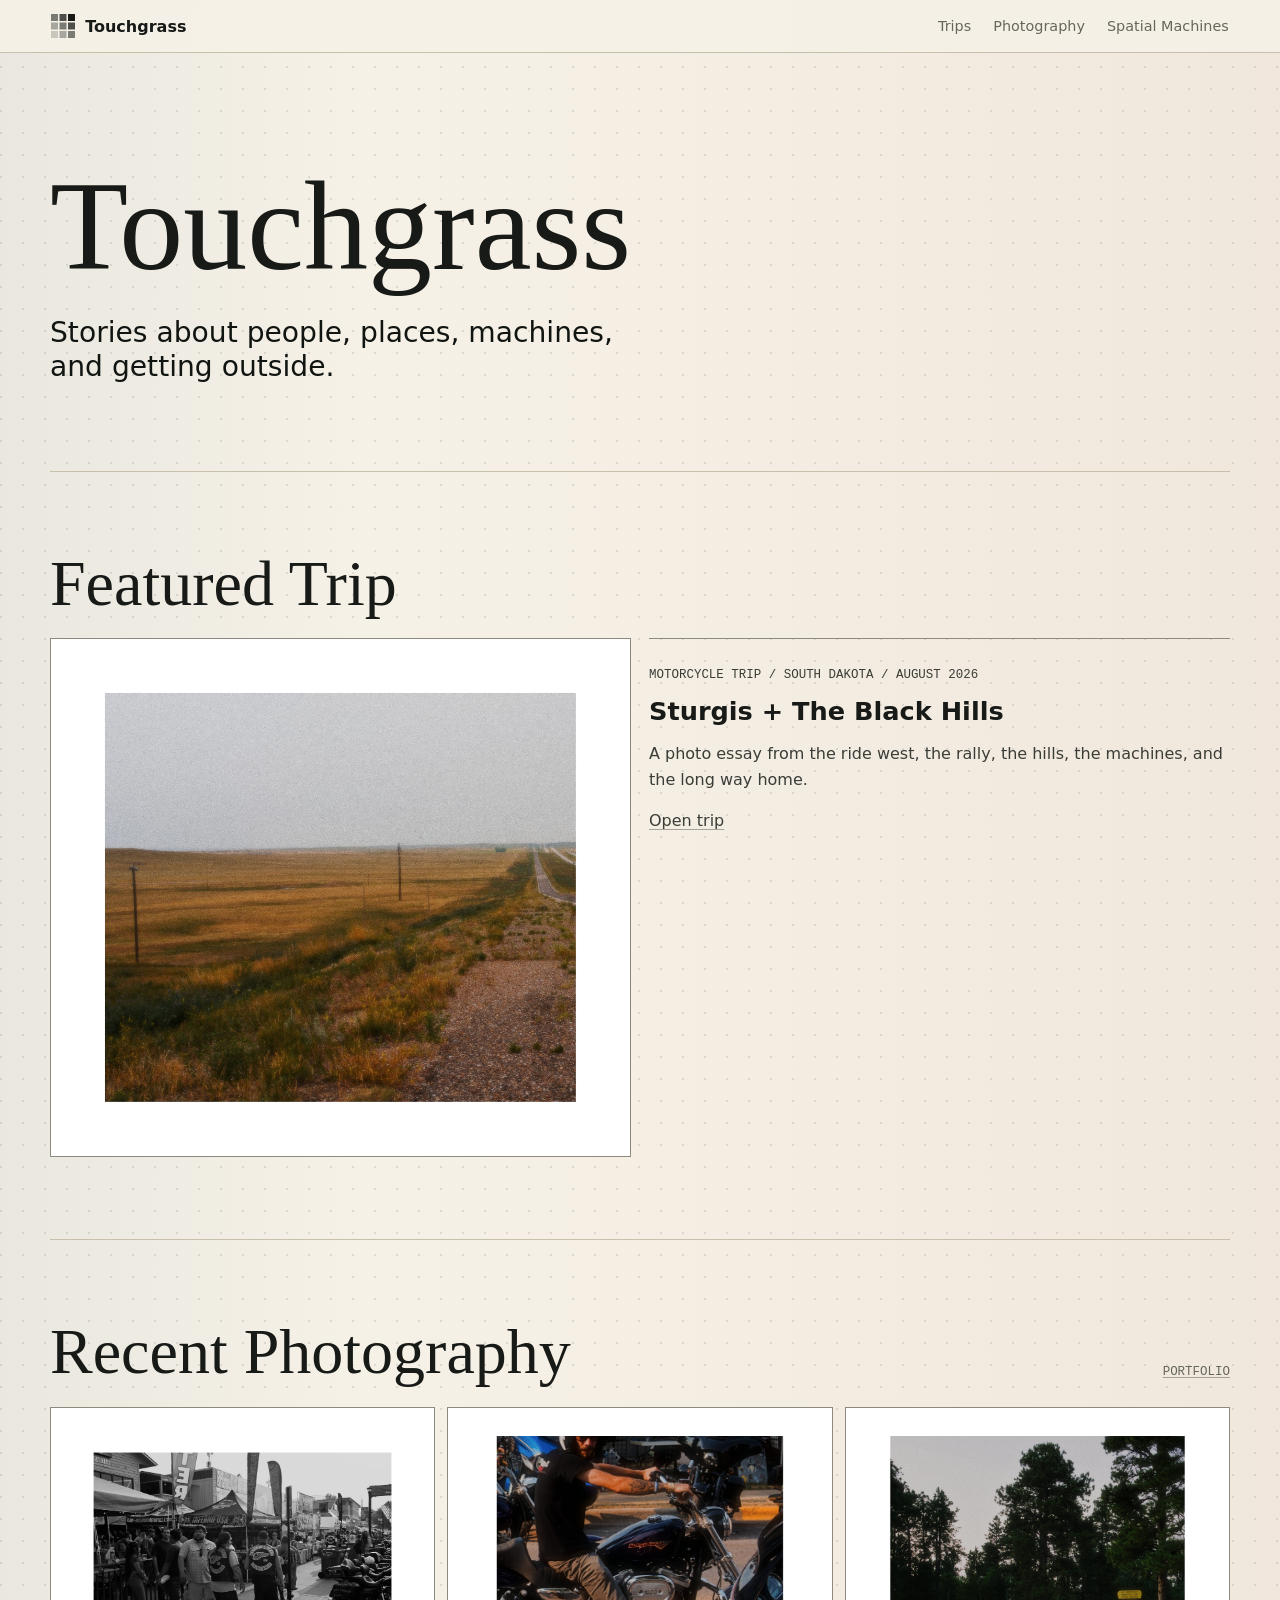
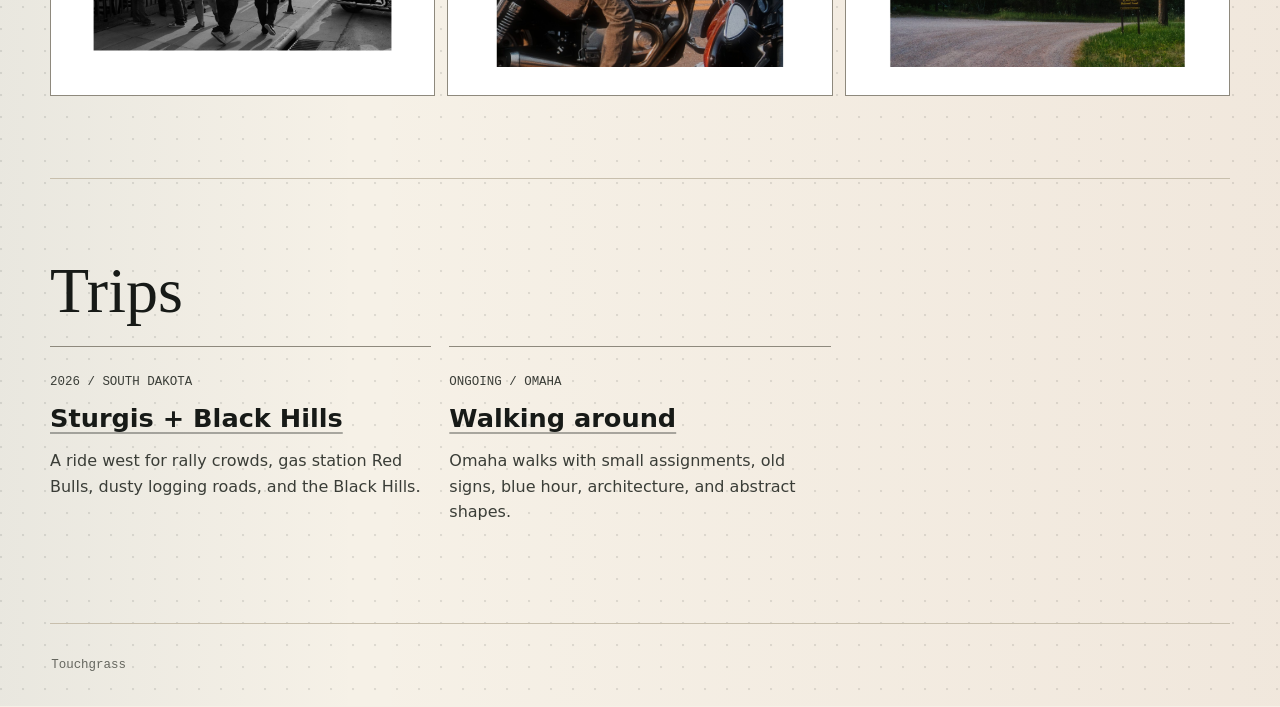
<file: index.html>
<!doctype html>
<html lang="en">
<head>
  <meta charset="utf-8">
  <meta name="viewport" content="width=device-width, initial-scale=1">
  <title>Touchgrass | Photography, trips, and field notes</title>
  <meta name="description" content="Touchgrass is a photo-led field notebook for motorcycle trips, Omaha walks, maps, and projects from Chris Messerich.">
  <meta property="og:title" content="Touchgrass">
  <meta property="og:description" content="Photography, trips, maps, and field notes from Chris Messerich.">
  <meta property="og:type" content="website">
  <meta property="og:url" content="https://touchgrass.design/">
  <link rel="canonical" href="https://touchgrass.design/">
  <link rel="icon" type="image/svg+xml" href="/favicon.svg">
  <link rel="stylesheet" href="/assets/site.css">
</head>
<body>
  <header class="site-header">
    <a class="brand" href="/" aria-label="Touchgrass home">
      <svg viewBox="0 0 24 24" aria-hidden="true"><rect width="7" height="7" fill="currentColor" opacity=".55"/><rect x="8.5" width="7" height="7" fill="currentColor" opacity=".75"/><rect x="17" width="7" height="7" fill="currentColor"/><rect y="8.5" width="7" height="7" fill="currentColor" opacity=".35"/><rect x="8.5" y="8.5" width="7" height="7" fill="currentColor" opacity=".55"/><rect x="17" y="8.5" width="7" height="7" fill="currentColor" opacity=".75"/><rect y="17" width="7" height="7" fill="currentColor" opacity=".2"/><rect x="8.5" y="17" width="7" height="7" fill="currentColor" opacity=".35"/><rect x="17" y="17" width="7" height="7" fill="currentColor" opacity=".55"/></svg>
      Touchgrass
    </a>
    <nav class="nav" aria-label="Primary navigation">
      <a href="/trips/">Trips</a>
      <a href="/photography/">Photography</a>
      <a href="/spatial-machines/">Spatial Machines</a>
    </nav>
  </header>

  <main class="page">
    <section class="hero home-hero">
      <div>
        <h1 class="home-title">Touchgrass</h1>
        <p class="dek">Stories about people, places, machines, and getting outside.</p>
      </div>
    </section>

    <section class="section">
      <div class="section-head">
        <h2>Featured Trip</h2>
      </div>
      <article class="grid two">
        <div class="photo-placeholder has-image"><img class="photo-img" src="/photos/sturgis-2026/web/DSC01054.jpg" width="2000" height="1761" alt="A long gravel road cutting through open prairie under a quiet sky."></div>
        <div class="card">
          <p class="meta">Motorcycle trip / South Dakota / August 2026</p>
          <h3>Sturgis + The Black Hills</h3>
          <p>A photo essay from the ride west, the rally, the hills, the machines, and the long way home.</p>
          <p><a href="/trips/sturgis-2026/">Open trip</a></p>
        </div>
      </article>
    </section>

    <section class="section">
      <div class="section-head">
        <h2>Recent Photography</h2>
        <a class="meta" href="/photography/">Portfolio</a>
      </div>
      <div class="photo-strip">
        <div class="photo-placeholder has-image"><img class="photo-img" src="/photos/sturgis-2026/web/DSC01028.jpg" width="2000" height="1398" alt="Crowds and motorcycles along a Sturgis street in black and white."></div>
        <div class="photo-placeholder has-image"><img class="photo-img" src="/photos/sturgis-2026/web/DSC00973.jpg" width="1562" height="2000" alt="A rider sitting on a motorcycle in busy rally traffic."></div>
        <div class="photo-placeholder has-image"><img class="photo-img" src="/photos/sturgis-2026/web/DSC00747.jpg" width="2000" height="1642" alt="A gravel road bending into trees beside a small yellow sign."></div>
      </div>
    </section>

    <section class="section">
      <div class="section-head">
        <h2>Trips</h2>
      </div>
      <div class="grid">
        <article class="card"><p class="meta">2026 / South Dakota</p><h3><a href="/trips/sturgis-2026/">Sturgis + Black Hills</a></h3><p>A ride west for rally crowds, gas station Red Bulls, dusty logging roads, and the Black Hills.</p></article>
        <article class="card"><p class="meta">Ongoing / Omaha</p><h3><a href="/trips/walking-around/">Walking around</a></h3><p>Omaha walks with small assignments, old signs, blue hour, architecture, and abstract shapes.</p></article>
      </div>
    </section>
  </main>

  <footer class="site-footer">Touchgrass</footer>
</body>
</html>
</file>
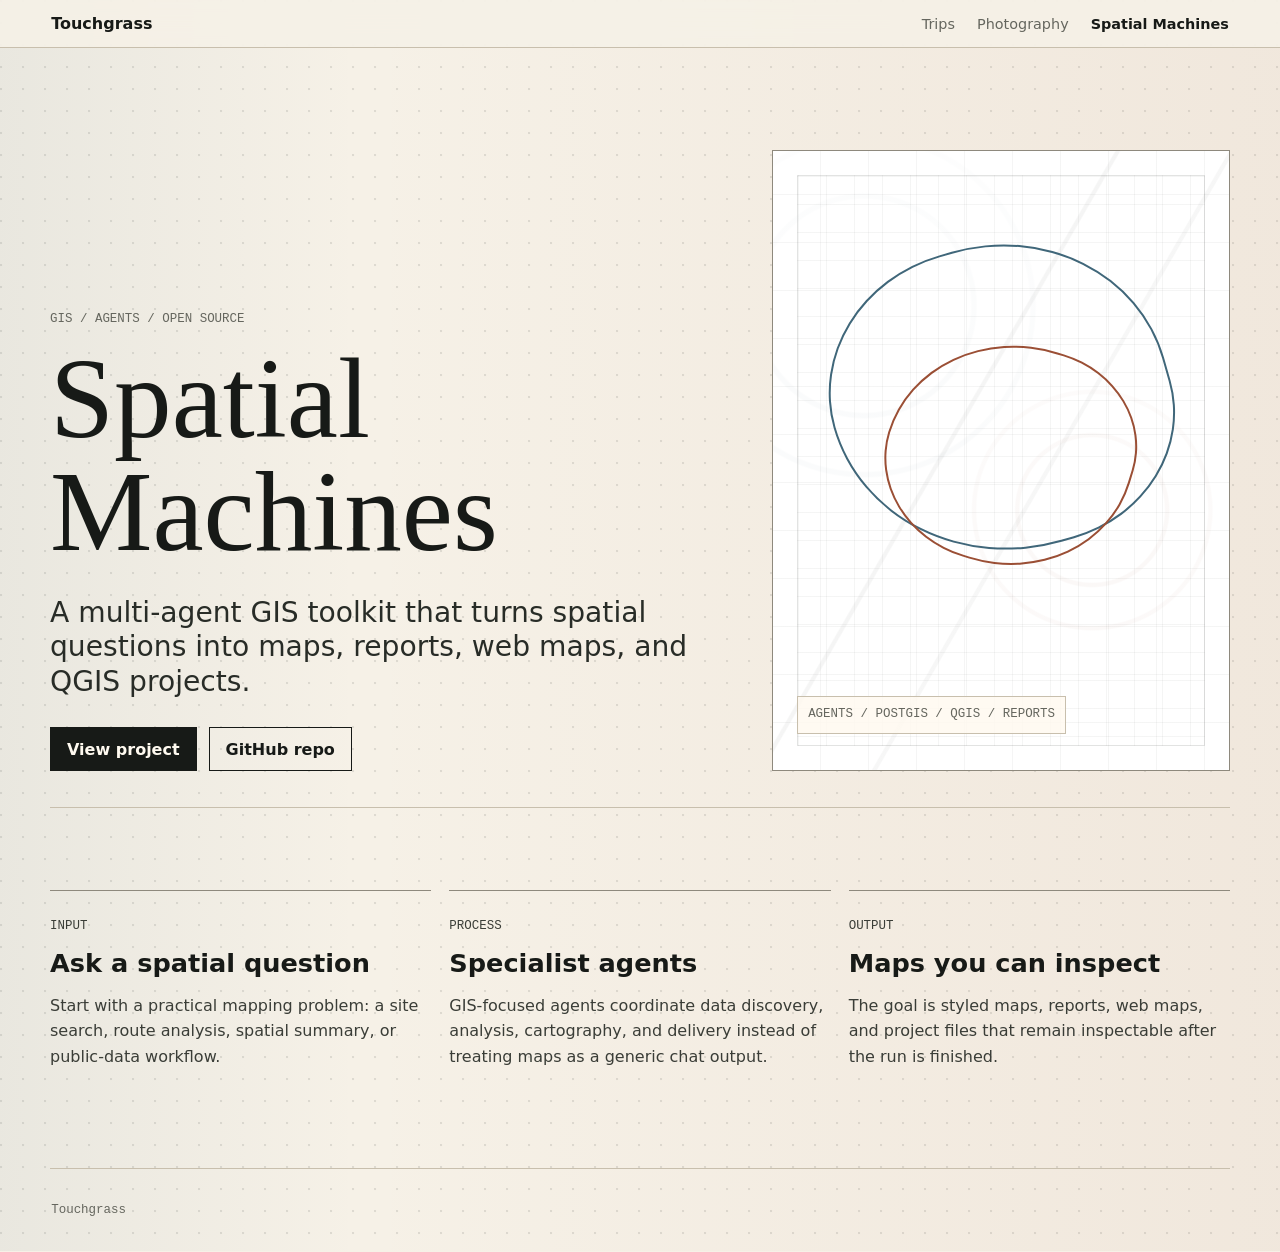
<file: maps-tools/index.html>
<!doctype html>
<html lang="en">
<head>
  <meta charset="utf-8">
  <meta name="viewport" content="width=device-width, initial-scale=1">
  <title>Spatial Machines | Touchgrass</title>
  <meta name="description" content="Maps + Tools has moved to Spatial Machines, the GIS automation project from Touchgrass.">
  <meta name="robots" content="noindex, follow">
  <meta http-equiv="refresh" content="0; url=/spatial-machines/">
  <link rel="canonical" href="https://touchgrass.design/spatial-machines/">
  <link rel="icon" type="image/svg+xml" href="/favicon.svg">
  <link rel="stylesheet" href="/assets/site.css">
</head>
<body>
  <header class="site-header"><a class="brand" href="/">Touchgrass</a><nav class="nav" aria-label="Primary navigation"><a href="/trips/">Trips</a><a href="/photography/">Photography</a><a href="/spatial-machines/" aria-current="page">Spatial Machines</a></nav></header>
  <main class="page">
    <section class="section page-title"><div><p class="meta">Moved</p><h1>Spatial Machines</h1><p class="dek">Maps + Tools now lives at Spatial Machines.</p><p><a class="button" href="/spatial-machines/">Open Spatial Machines</a></p></div></section>
  </main>
  <footer class="site-footer">Touchgrass</footer>
</body>
</html>
</file>
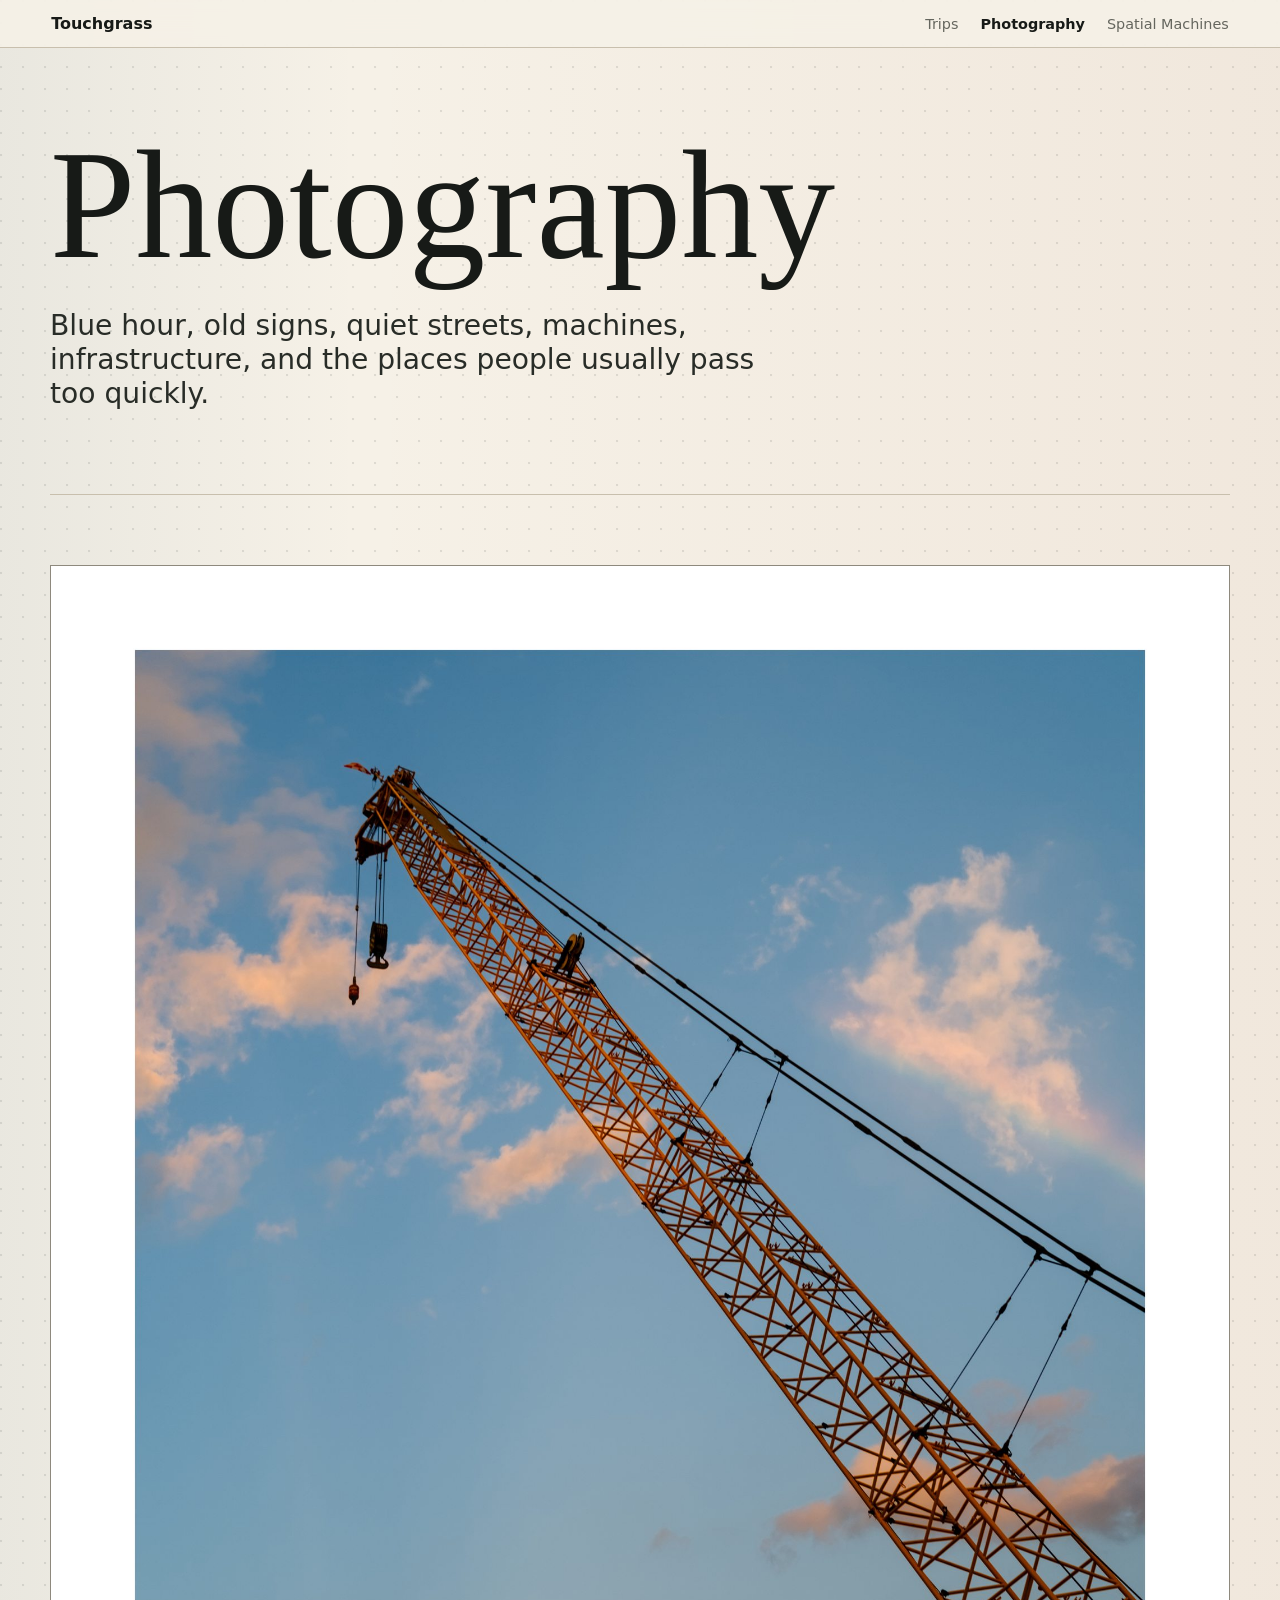
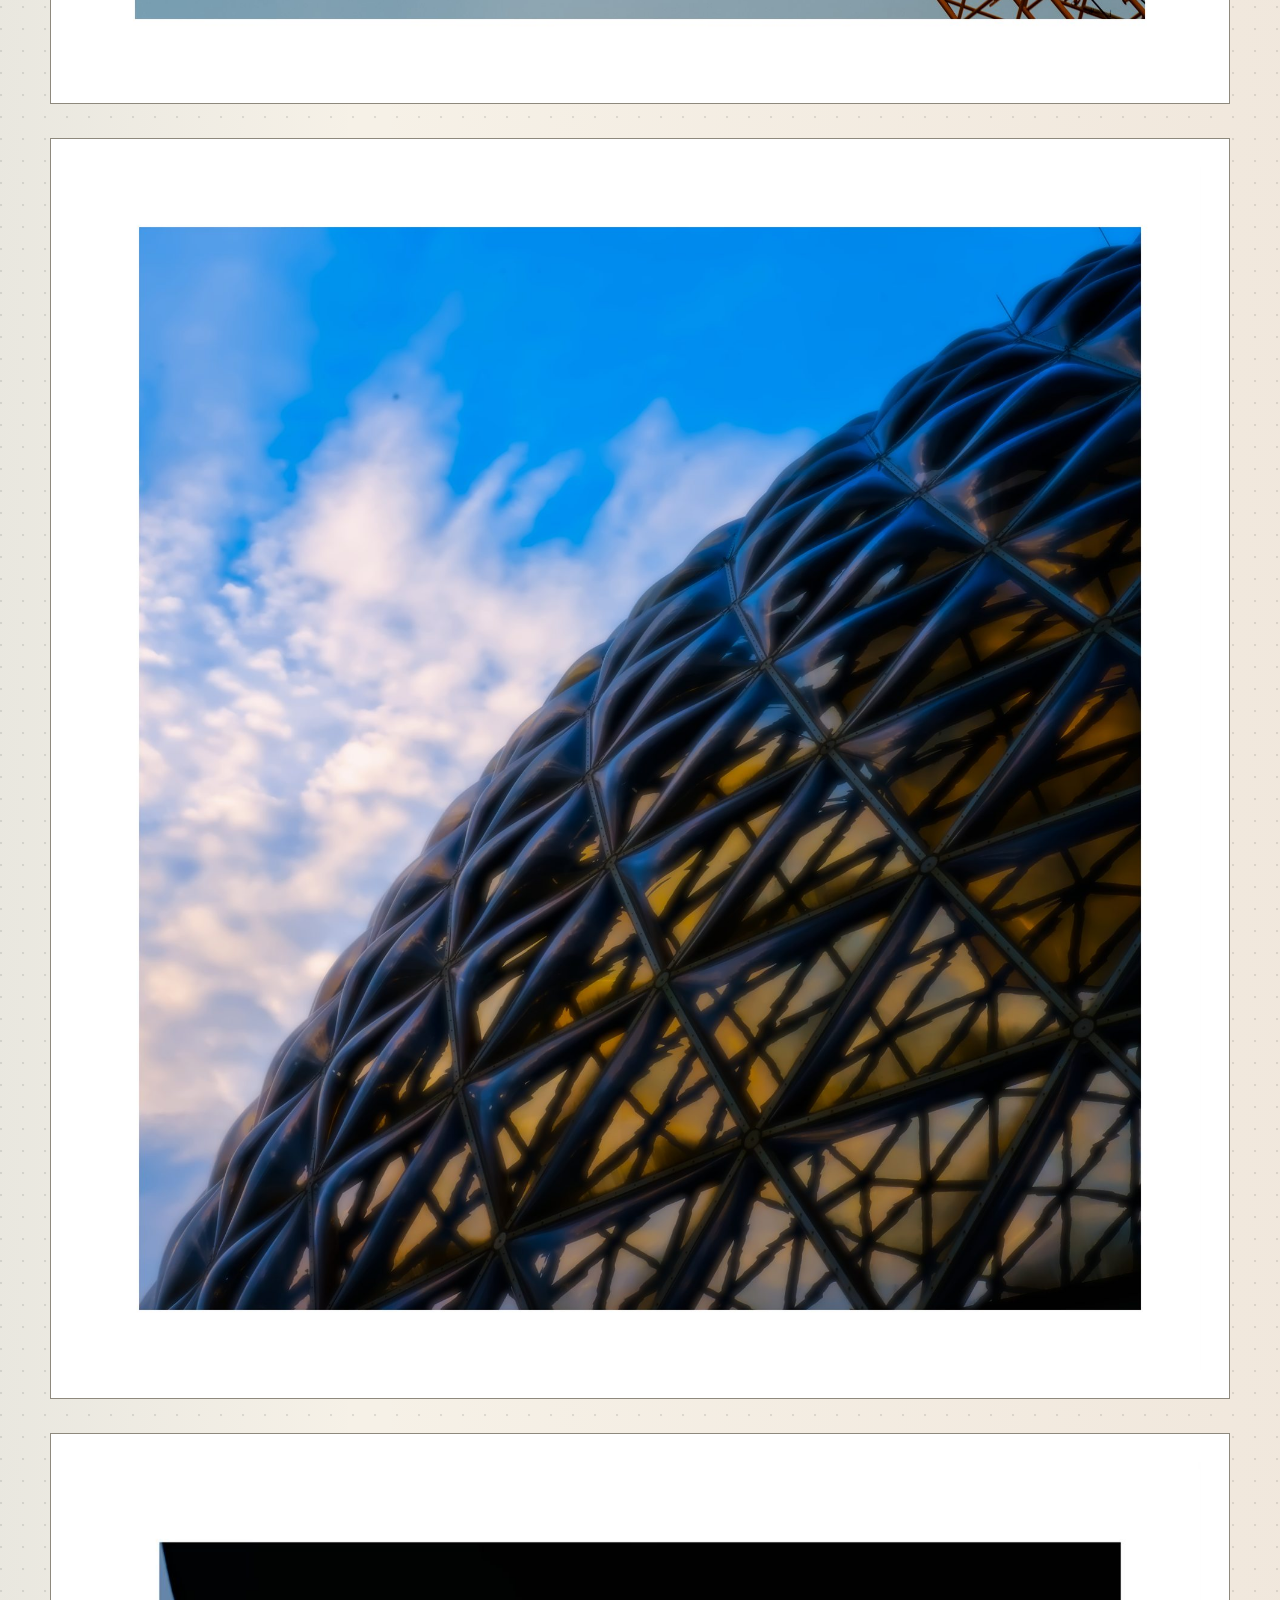
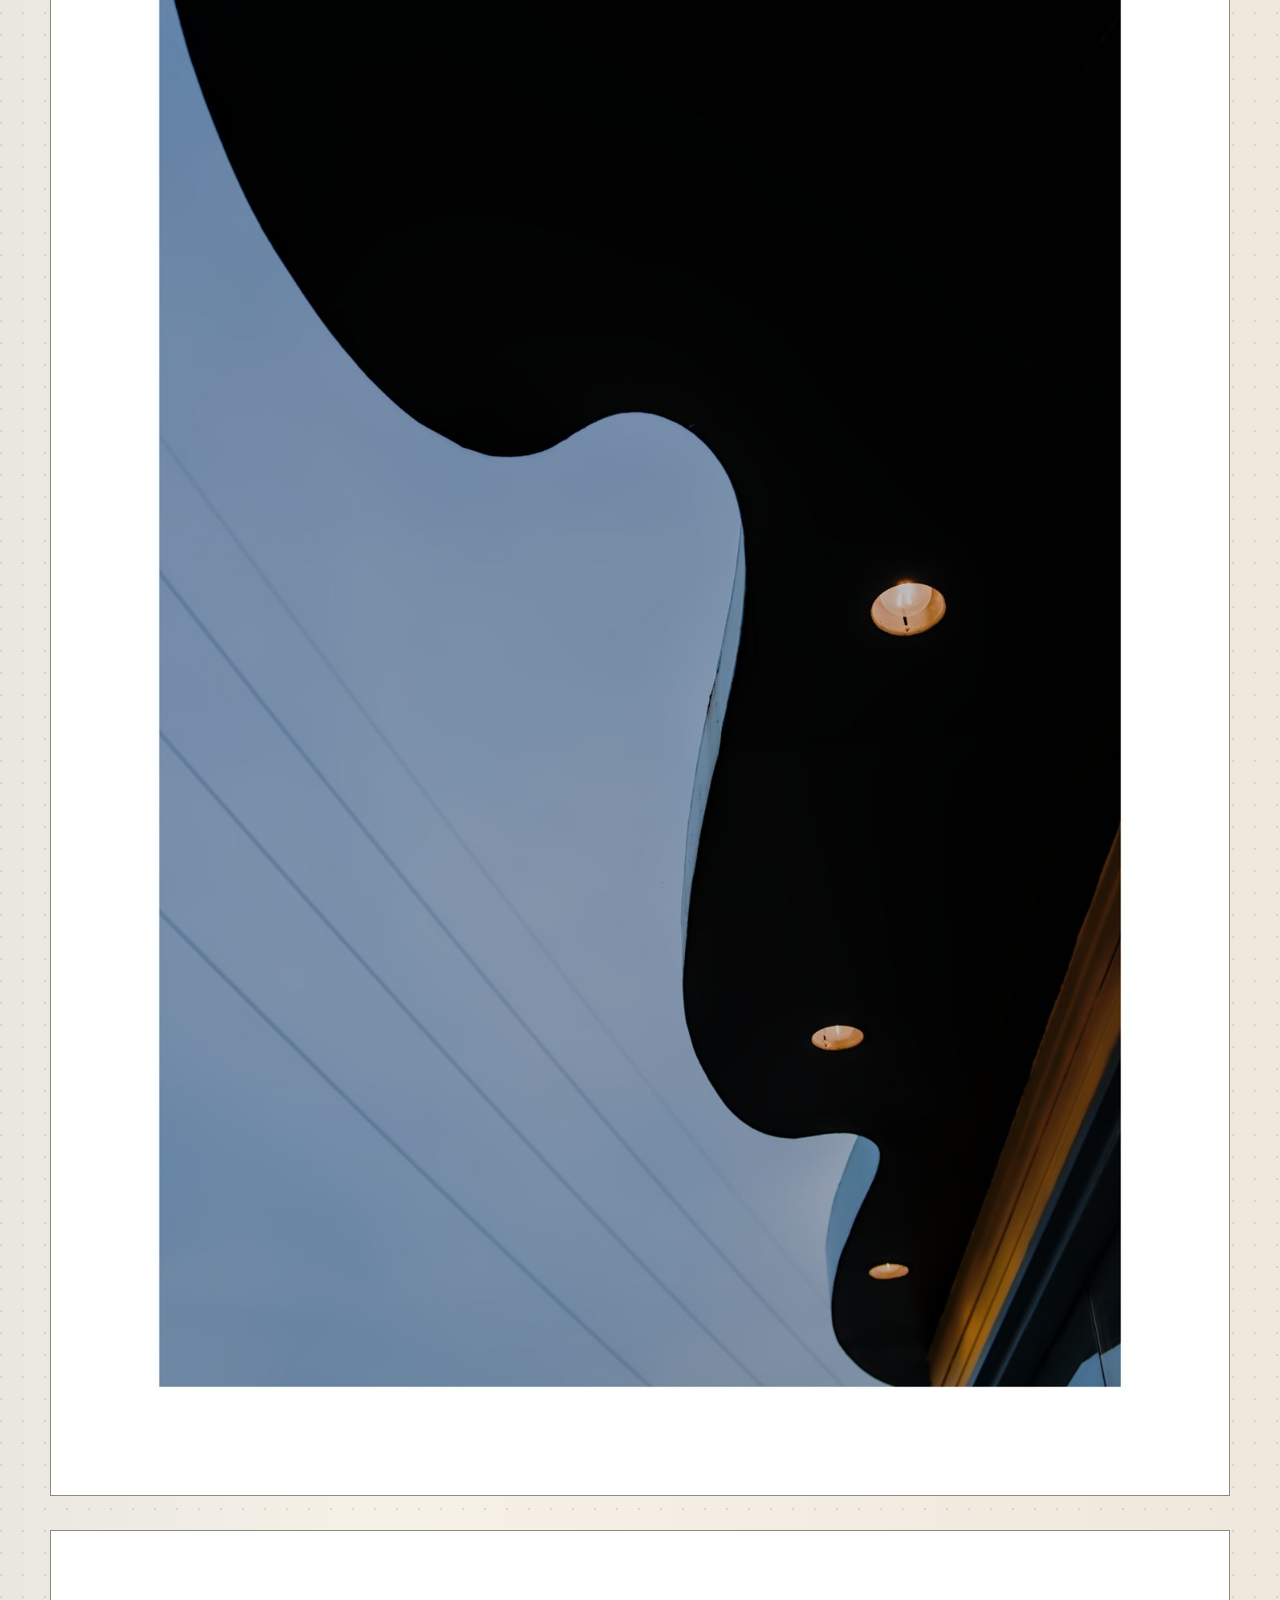
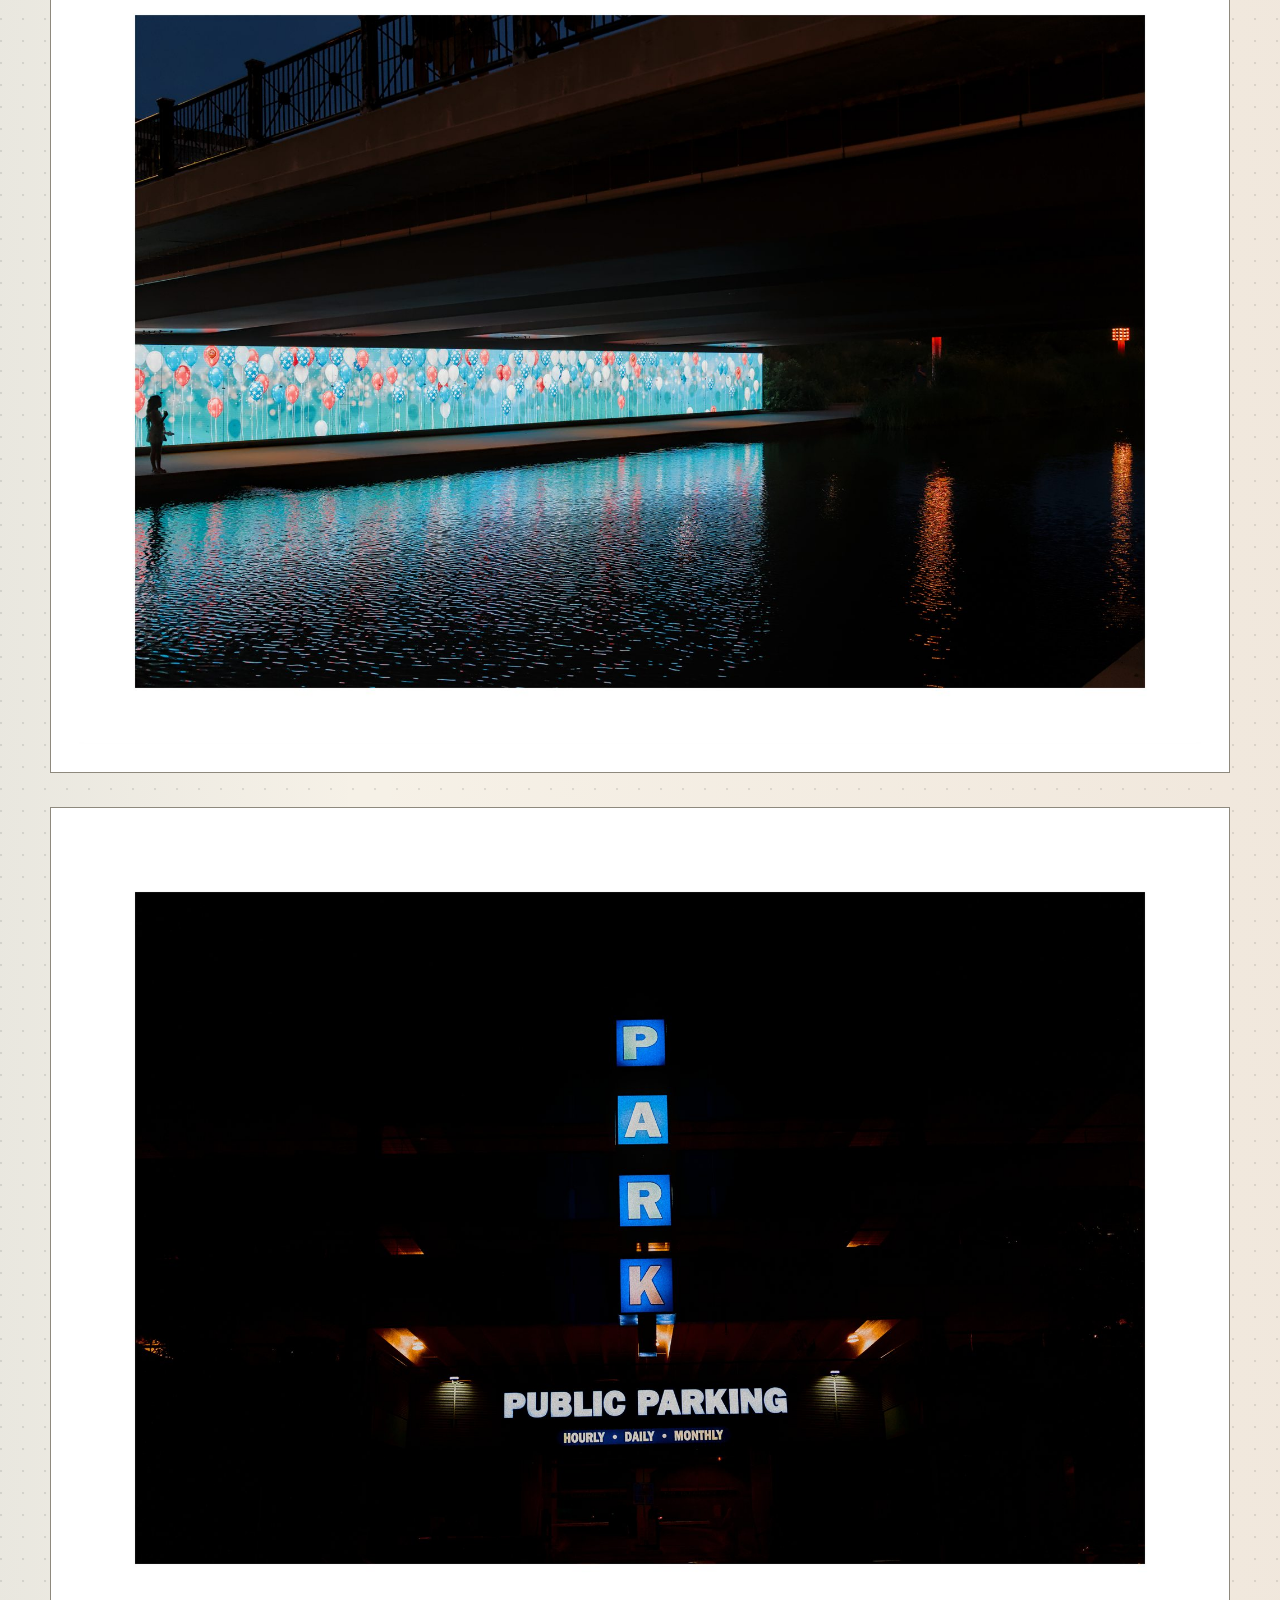
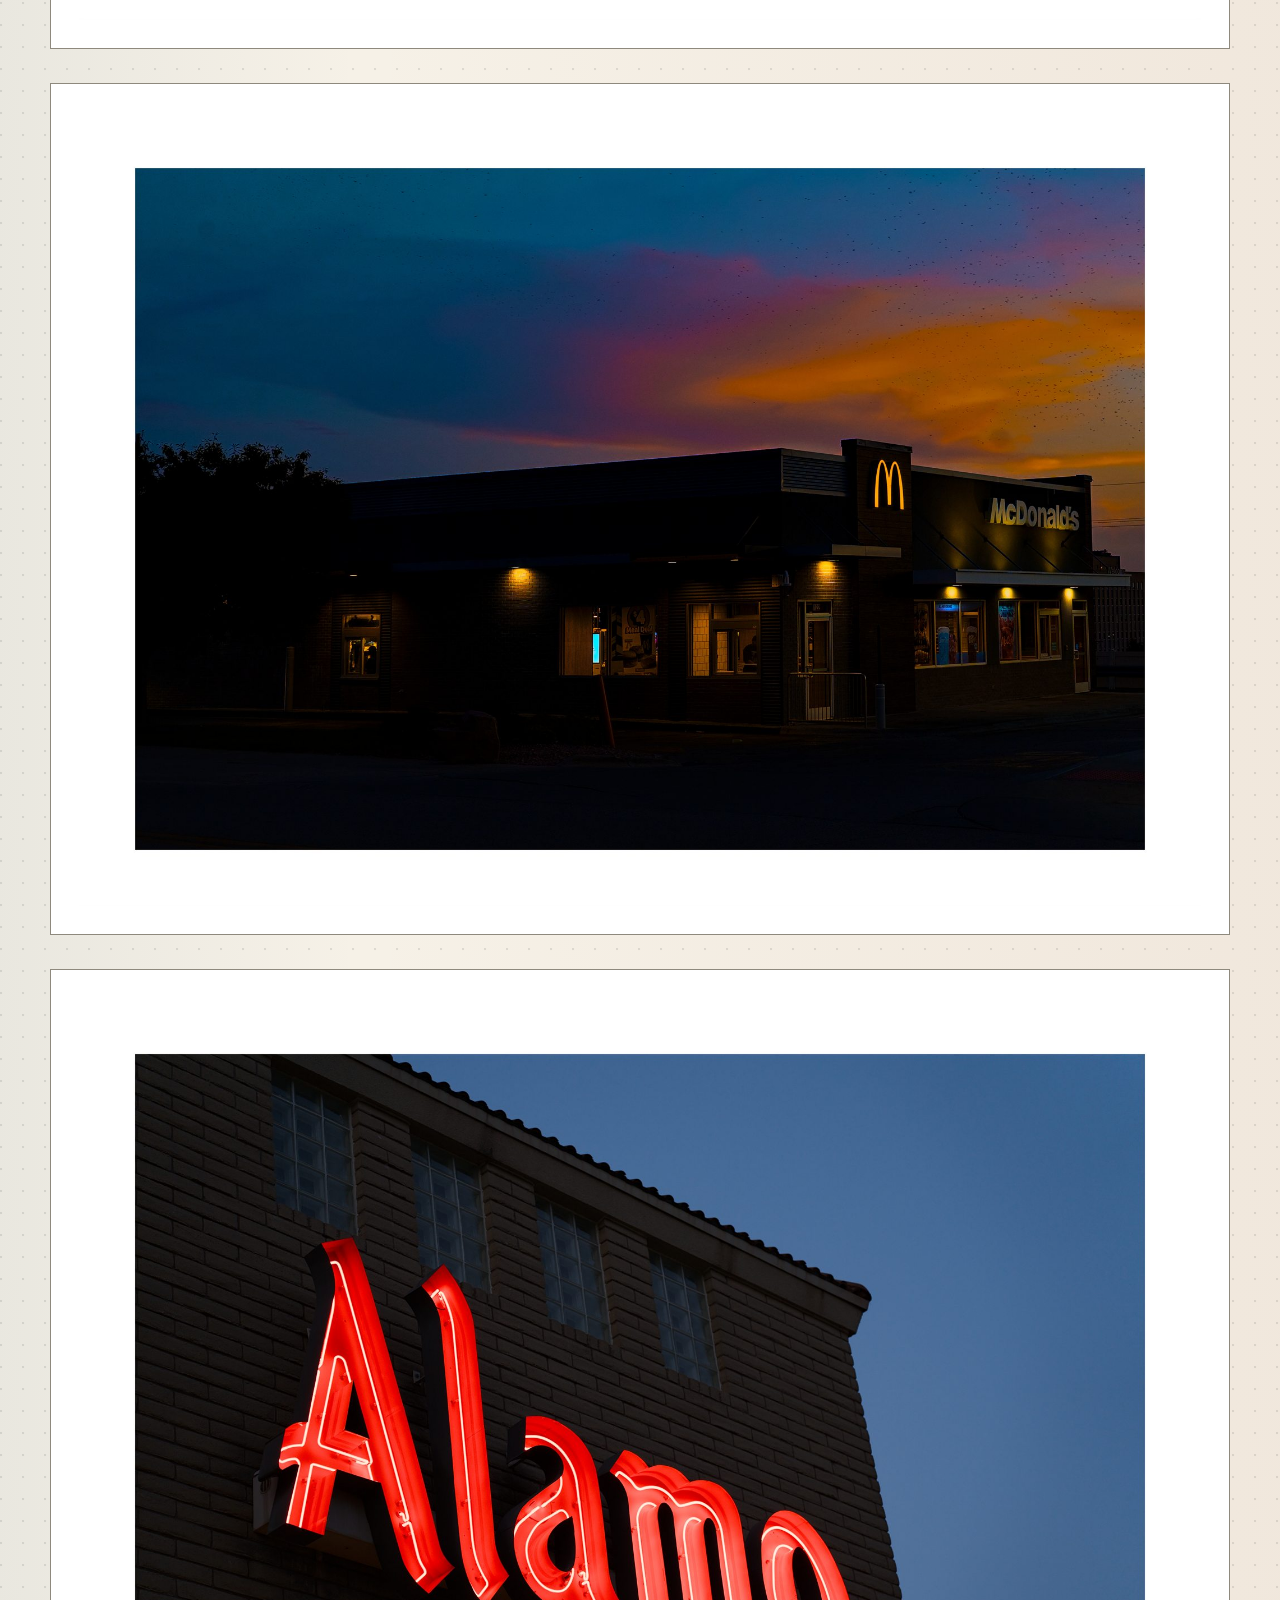
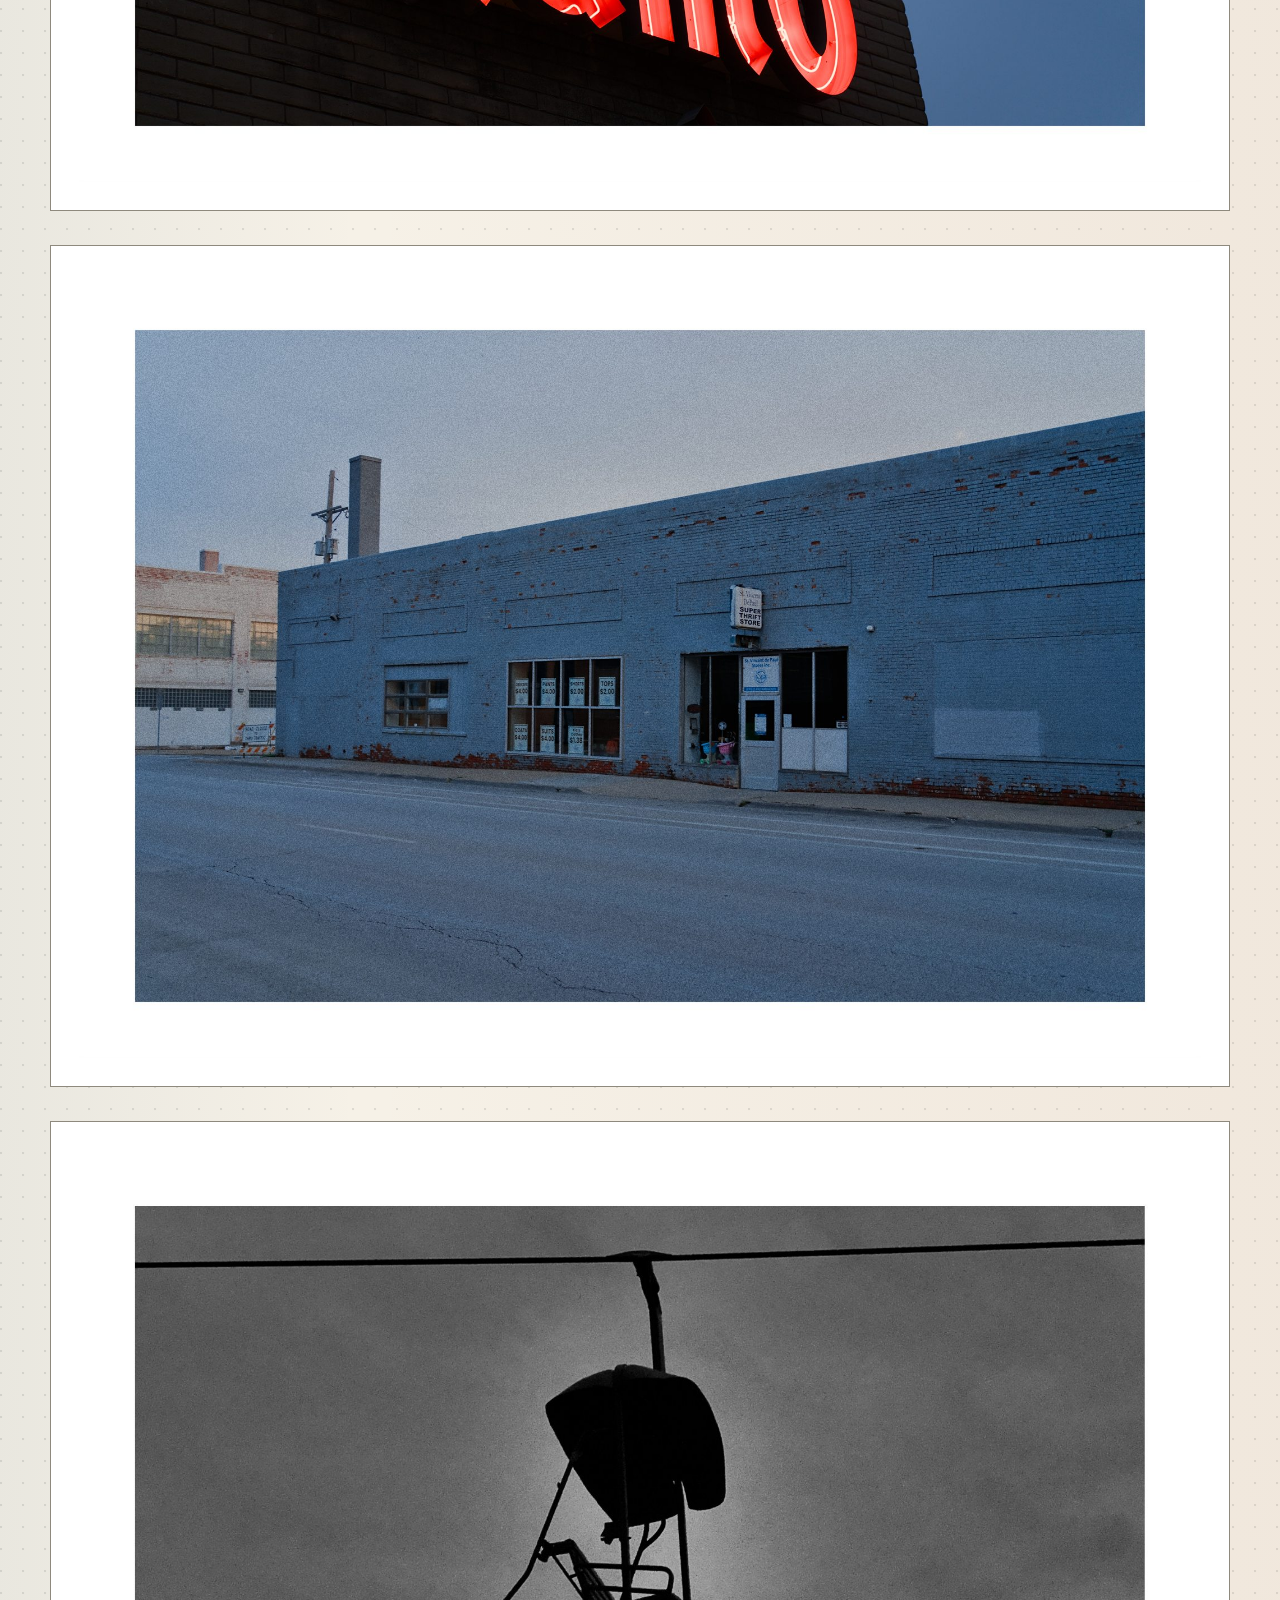
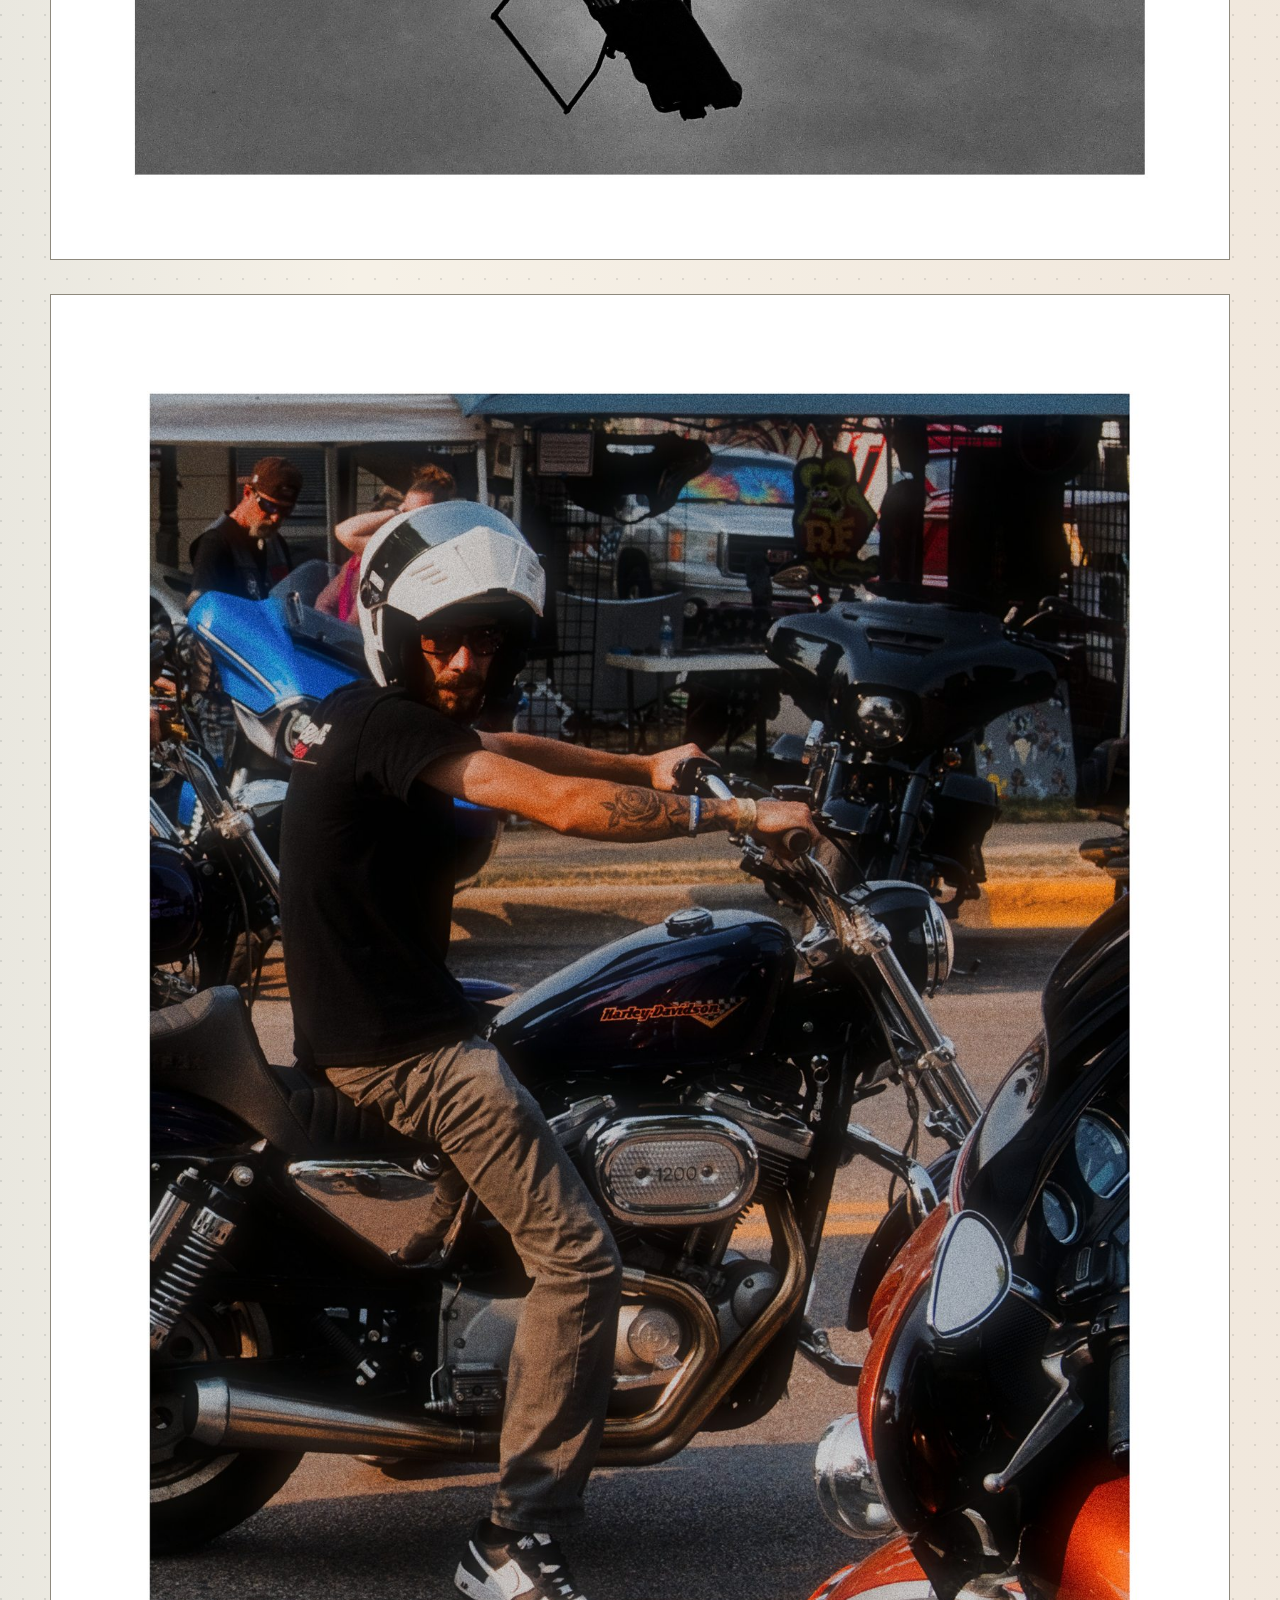
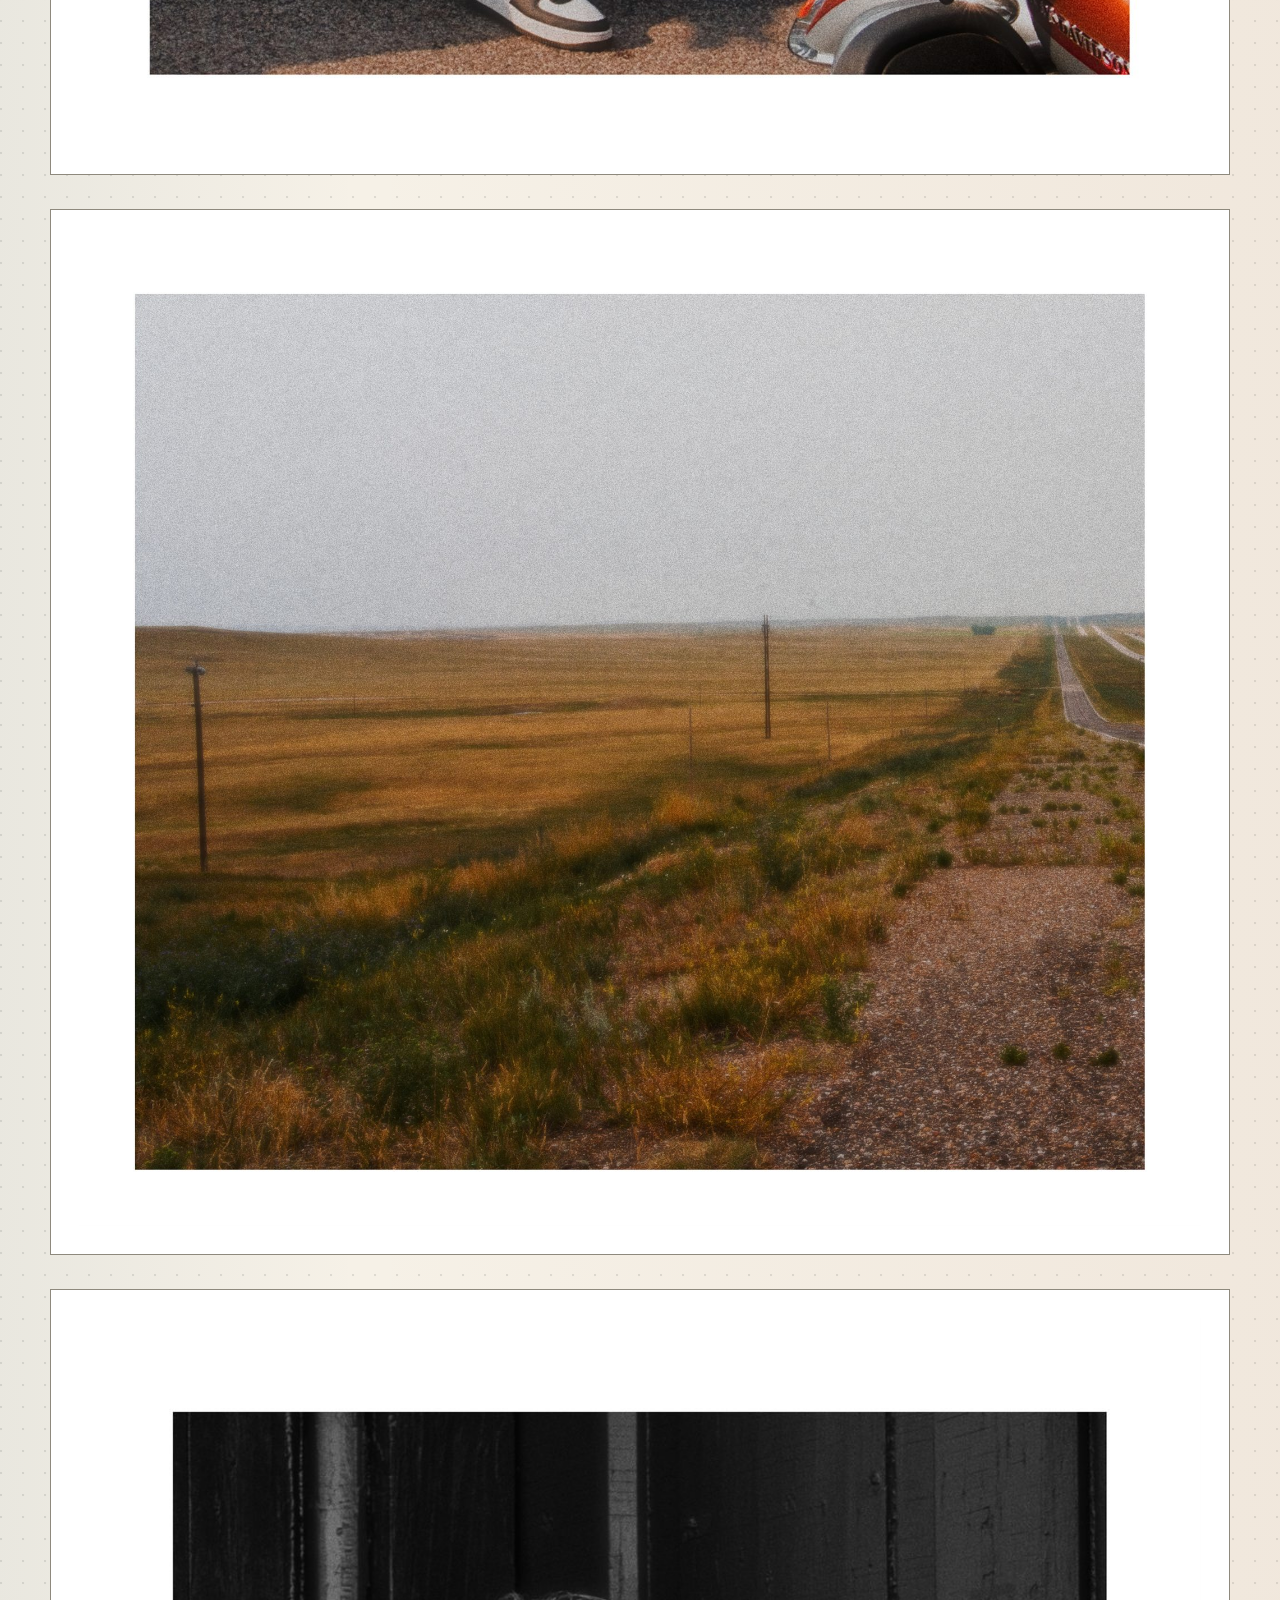
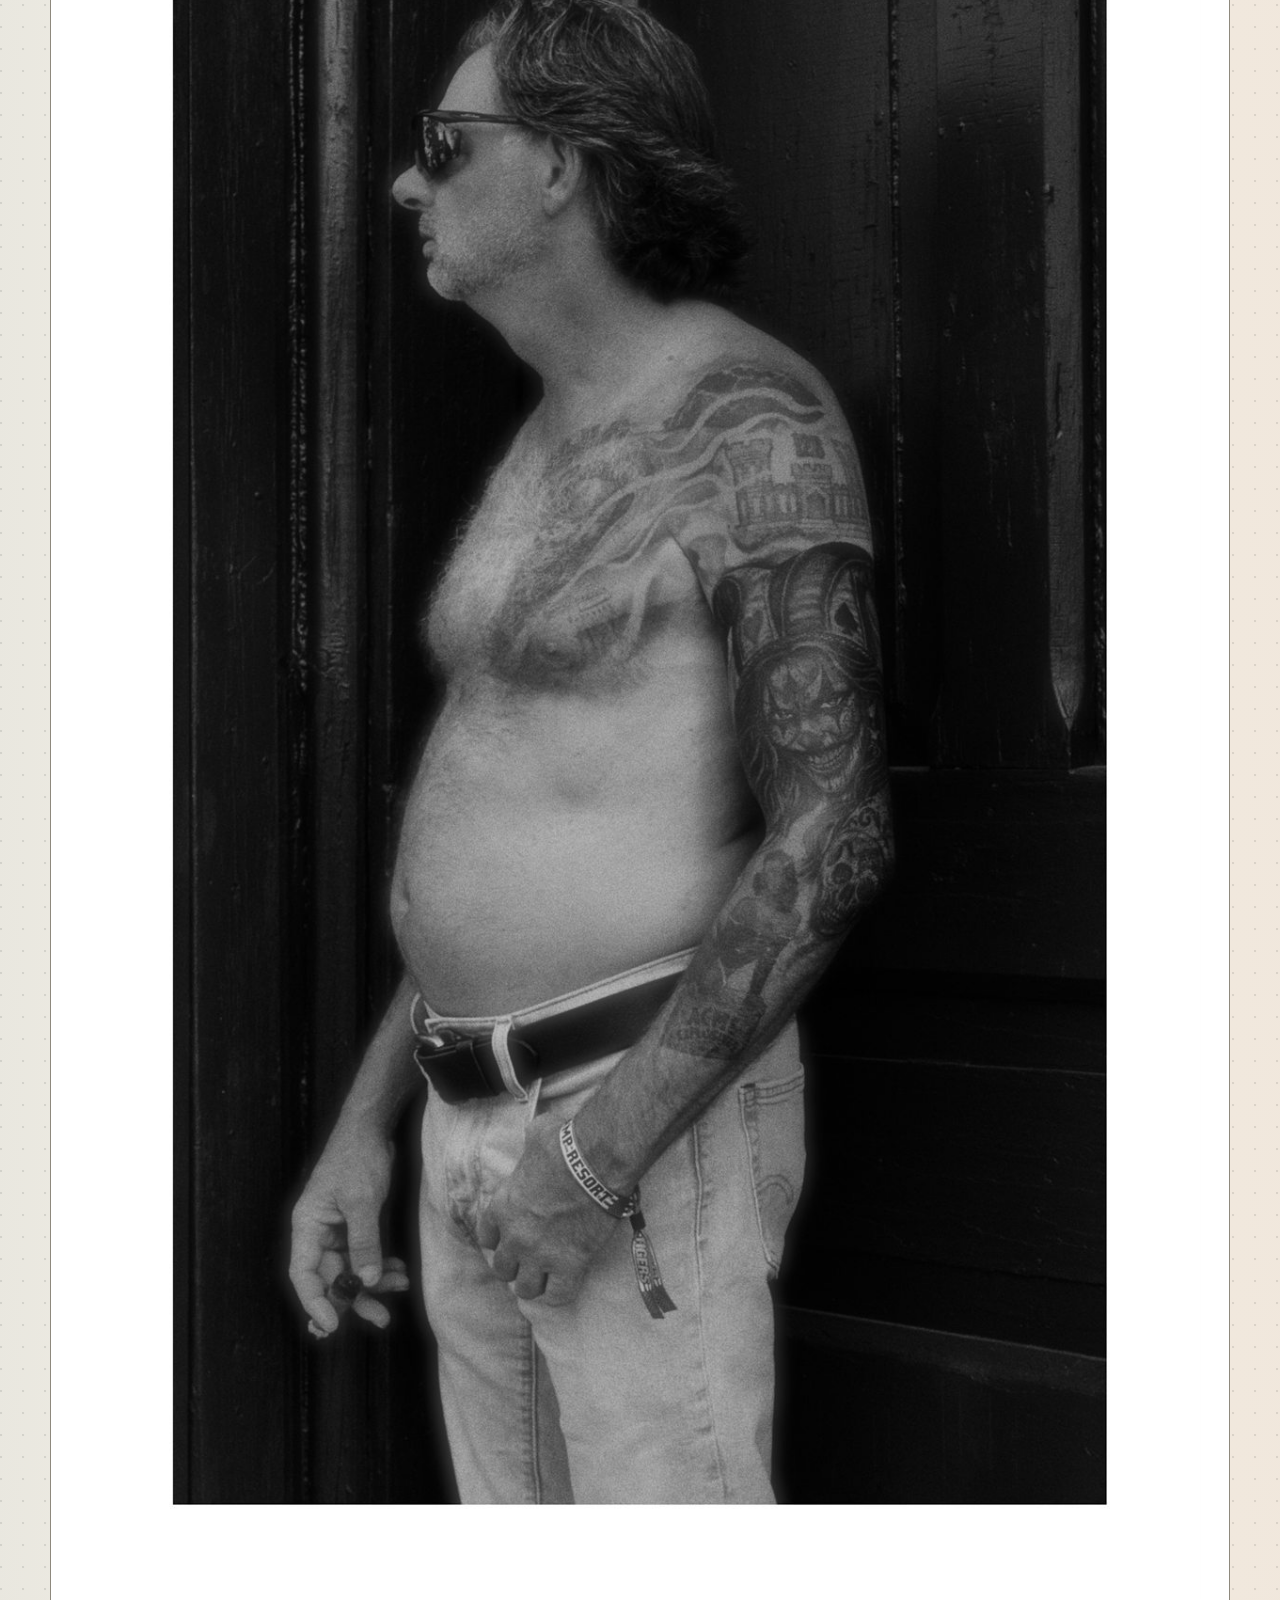
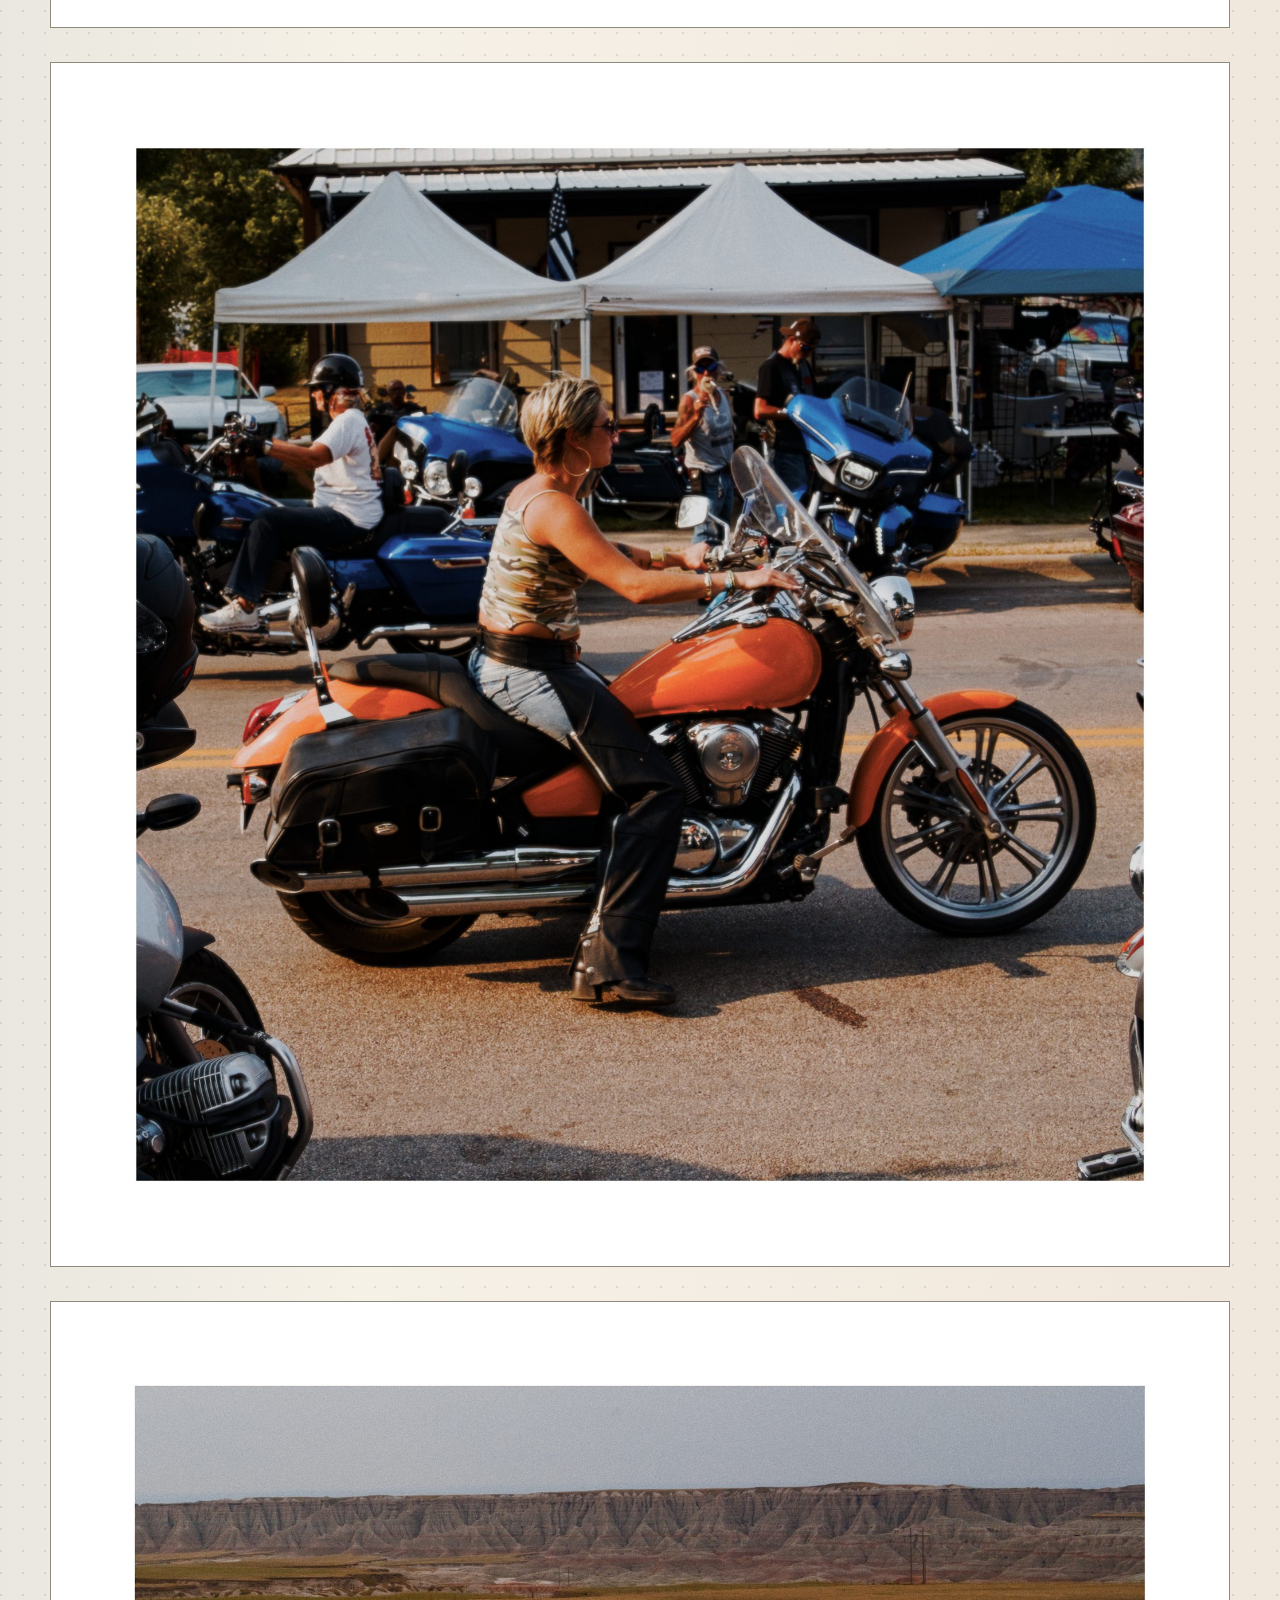
<file: photography/index.html>
<!doctype html>
<html lang="en">
<head>
  <meta charset="utf-8">
  <meta name="viewport" content="width=device-width, initial-scale=1">
  <title>Photography | Touchgrass</title>
  <meta name="description" content="A full-size Touchgrass photography stack: roads, signs, architecture, motorcycles, landscapes, infrastructure, and overlooked places.">
  <meta property="og:title" content="Photography | Touchgrass">
  <meta property="og:description" content="A full-size photography stack of roads, signs, architecture, motorcycles, landscapes, and overlooked places.">
  <meta property="og:type" content="website">
  <meta property="og:url" content="https://touchgrass.design/photography/">
  <link rel="canonical" href="https://touchgrass.design/photography/">
  <link rel="icon" type="image/svg+xml" href="/favicon.svg">
  <link rel="stylesheet" href="/assets/site.css">
</head>
<body>
  <header class="site-header"><a class="brand" href="/">Touchgrass</a><nav class="nav" aria-label="Primary navigation"><a href="/trips/">Trips</a><a href="/photography/" aria-current="page">Photography</a><a href="/spatial-machines/">Spatial Machines</a></nav></header>
  <main class="page">
    <section class="section page-title"><div><h1>Photography</h1><p class="dek">Blue hour, old signs, quiet streets, machines, infrastructure, and the places people usually pass too quickly.</p></div></section>
    <section class="section photo-sequence" aria-label="Photography portfolio">
      <figure class="photo-frame wide"><div class="photo-placeholder has-image"><img class="photo-img" src="/photos/omaha-walks/web/DSC00045.jpg" width="2000" height="1928" alt="A crane angled across a blue sky with warm clouds."></div></figure>
      <figure class="photo-frame wide"><div class="photo-placeholder has-image"><img class="photo-img" loading="lazy" src="/photos/omaha-walks/web/DSC00267.jpg" width="1865" height="2000" alt="A close view of a tall metal structure against blue sky."></div></figure>
      <figure class="photo-frame wide"><div class="photo-placeholder has-image"><img class="photo-img" loading="lazy" src="/photos/omaha-walks/web/DSC00525.jpg" width="1398" height="2000" alt="Dark curved roof detail with small lights."></div></figure>
      <figure class="photo-frame wide"><div class="photo-placeholder has-image"><img class="photo-img" loading="lazy" src="/photos/omaha-walks/web/DSC00561.jpg" width="2000" height="1398" alt="Colorful bridge lights reflected on water at night."></div></figure>
      <figure class="photo-frame wide"><div class="photo-placeholder has-image"><img class="photo-img" loading="lazy" src="/photos/omaha-walks/web/DSC00617.jpg" width="2000" height="1398" alt="A public parking sign glowing at night."></div></figure>
      <figure class="photo-frame wide"><div class="photo-placeholder has-image"><img class="photo-img" loading="lazy" src="/photos/omaha-walks/web/DSC00110.jpg" width="2000" height="1415" alt="A McDonald's building at dusk under a colorful sky."></div></figure>
      <figure class="photo-frame wide"><div class="photo-placeholder has-image"><img class="photo-img" loading="lazy" src="/photos/omaha-walks/web/DSC09621.jpg" width="2000" height="1398" alt="A red Alamo sign on a brick building."></div></figure>
      <figure class="photo-frame wide"><div class="photo-placeholder has-image"><img class="photo-img" loading="lazy" src="/photos/omaha-walks/web/DSC00551.jpg" width="2000" height="1398" alt="A pale blue industrial building on a quiet street."></div></figure>
      <figure class="photo-frame wide"><div class="photo-placeholder has-image"><img class="photo-img" loading="lazy" src="/photos/omaha-walks/web/DSC00335.jpg" width="1831" height="1110" alt="Black and white photograph of a hanging streetlight or fixture."></div></figure>
      <figure class="photo-frame wide"><div class="photo-placeholder has-image"><img class="photo-img" loading="lazy" src="/photos/sturgis-2026/web/DSC00973.jpg" width="1576" height="2000" alt="A rider sitting on a motorcycle in busy rally traffic."></div></figure>
      <figure class="photo-frame wide"><div class="photo-placeholder has-image"><img class="photo-img" loading="lazy" src="/photos/sturgis-2026/web/DSC01054.jpg" width="2000" height="1761" alt="A long gravel road cutting through open prairie under a quiet sky."></div></figure>
      <figure class="photo-frame wide"><div class="photo-placeholder has-image"><img class="photo-img" loading="lazy" src="/photos/sturgis-2026/web/DSC00901.jpg" width="1193" height="2000" alt="Black and white side profile of a tattooed man standing near a doorway."></div></figure>
      <figure class="photo-frame wide"><div class="photo-placeholder has-image"><img class="photo-img" loading="lazy" src="/photos/sturgis-2026/web/DSC00983.jpg" width="1957" height="2000" alt="A rider seated on an orange motorcycle near tents and parked bikes."></div></figure>
      <figure class="photo-frame wide"><div class="photo-placeholder has-image"><img class="photo-img" loading="lazy" src="/photos/sturgis-2026/web/DSC01060.jpg" width="2000" height="809" alt="A wide view of layered South Dakota hills under a pale sky."></div></figure>
    </section>
  </main>
  <footer class="site-footer">Touchgrass</footer>
</body>
</html>
</file>
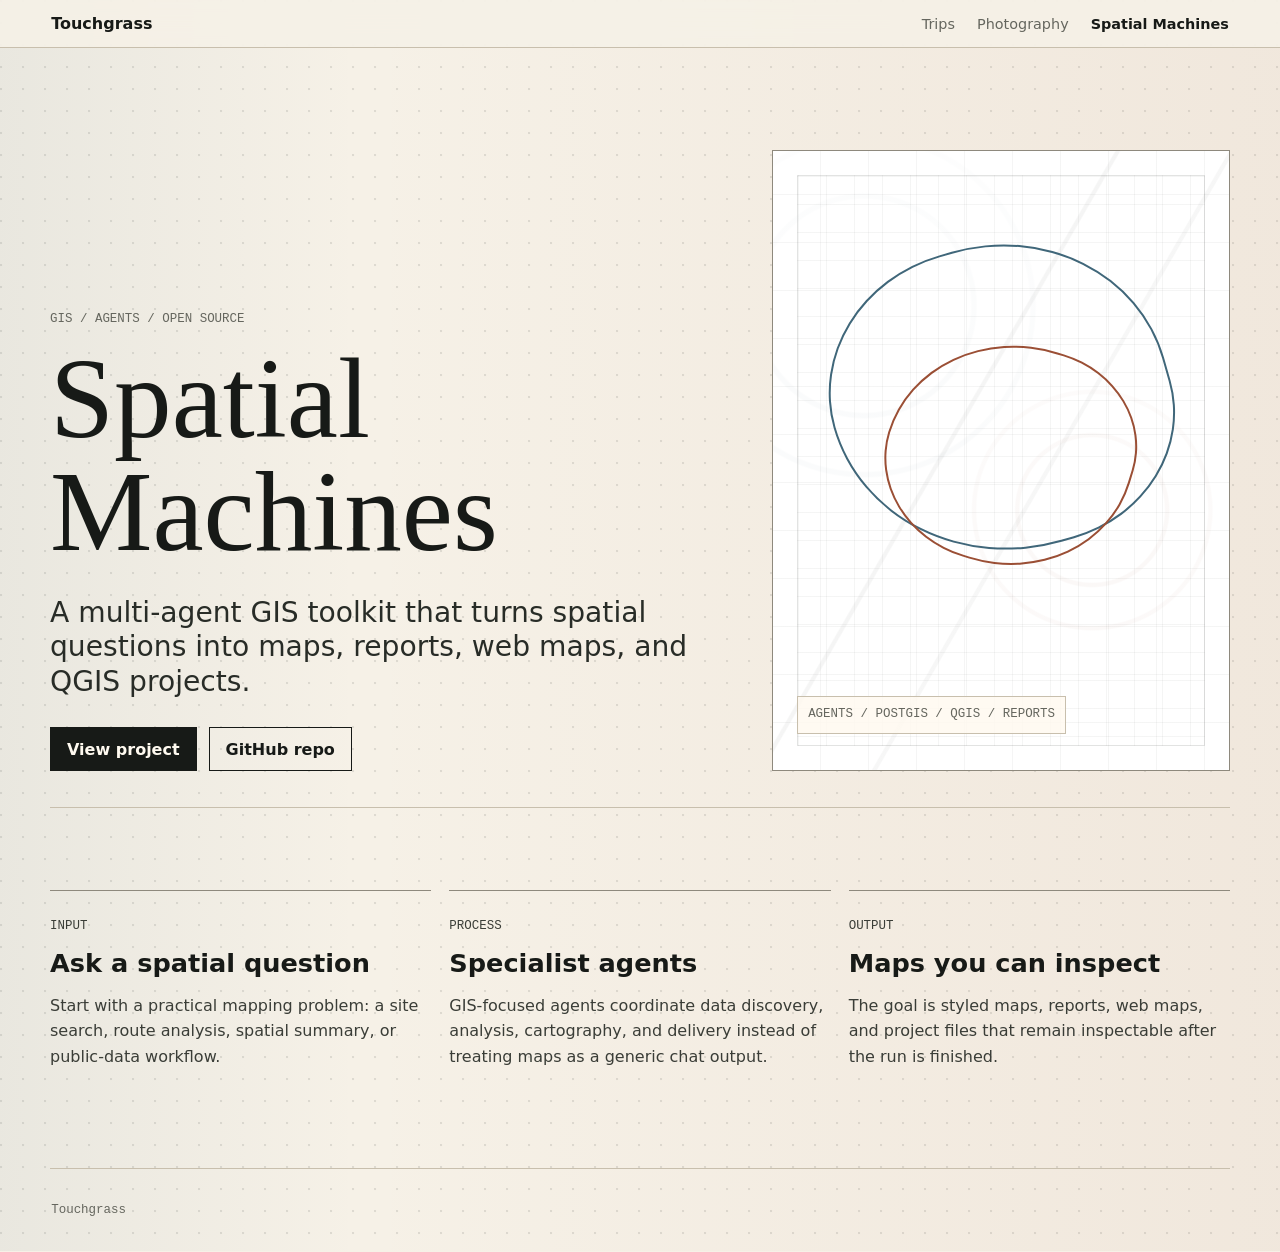
<file: spatial-machines/index.html>
<!doctype html>
<html lang="en">
<head>
  <meta charset="utf-8">
  <meta name="viewport" content="width=device-width, initial-scale=1">
  <title>Spatial Machines | Touchgrass</title>
  <meta name="description" content="Spatial Machines is an open-source GIS automation project from Touchgrass.">
  <meta property="og:title" content="Spatial Machines">
  <meta property="og:description" content="A multi-agent GIS toolkit for turning spatial questions into maps, reports, and QGIS projects.">
  <meta property="og:type" content="website">
  <meta property="og:url" content="https://touchgrass.design/spatial-machines/">
  <link rel="canonical" href="https://touchgrass.design/spatial-machines/">
  <link rel="icon" type="image/svg+xml" href="/favicon.svg">
  <link rel="stylesheet" href="/assets/site.css">
</head>
<body>
  <header class="site-header">
    <a class="brand" href="/">Touchgrass</a>
    <nav class="nav" aria-label="Primary navigation">
      <a href="/trips/">Trips</a><a href="/photography/">Photography</a><a href="/spatial-machines/" aria-current="page">Spatial Machines</a>
    </nav>
  </header>
  <main class="page">
    <section class="hero spatial-hero">
      <div>
        <p class="meta">GIS / agents / open source</p>
        <h1><span class="title-line">Spatial</span><span class="title-line">Machines</span></h1>
        <p class="dek">A multi-agent GIS toolkit that turns spatial questions into maps, reports, web maps, and QGIS projects.</p>
        <div class="button-row">
          <a class="button" href="https://sm.touchgrass.design">View project</a>
          <a class="button secondary" href="https://github.com/spatial-machines/v0">GitHub repo</a>
        </div>
      </div>
      <div class="map-plate" aria-hidden="true">
        <div class="map-line"></div>
        <div class="map-line alt"></div>
        <div class="map-grid"></div>
        <p class="meta">agents / postgis / qgis / reports</p>
      </div>
    </section>

    <section class="section grid">
      <article class="card"><p class="meta">Input</p><h3>Ask a spatial question</h3><p>Start with a practical mapping problem: a site search, route analysis, spatial summary, or public-data workflow.</p></article>
      <article class="card"><p class="meta">Process</p><h3>Specialist agents</h3><p>GIS-focused agents coordinate data discovery, analysis, cartography, and delivery instead of treating maps as a generic chat output.</p></article>
      <article class="card"><p class="meta">Output</p><h3>Maps you can inspect</h3><p>The goal is styled maps, reports, web maps, and project files that remain inspectable after the run is finished.</p></article>
    </section>
  </main>
  <footer class="site-footer">Touchgrass</footer>
</body>
</html>
</file>
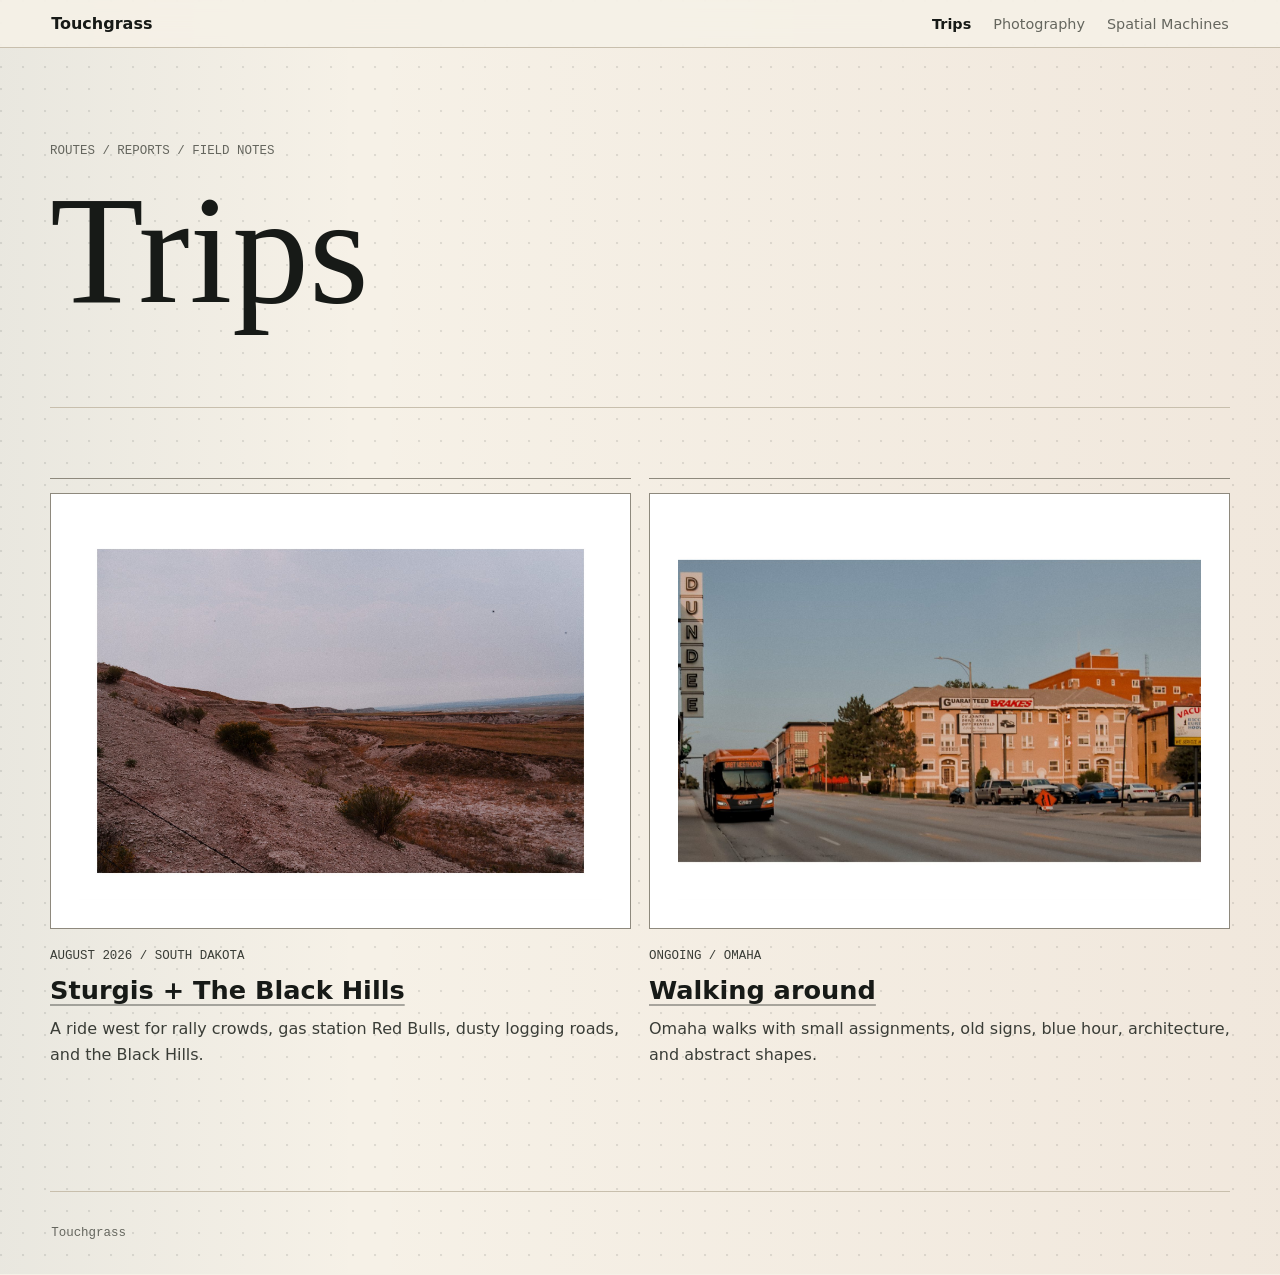
<file: trips/index.html>
<!doctype html>
<html lang="en">
<head>
  <meta charset="utf-8">
  <meta name="viewport" content="width=device-width, initial-scale=1">
  <title>Trips | Touchgrass</title>
  <meta name="description" content="Photo essays and walking notes from Touchgrass, including Sturgis, the Black Hills, and Omaha walks.">
  <meta property="og:title" content="Trips | Touchgrass">
  <meta property="og:description" content="Photo essays and walking notes from Sturgis, the Black Hills, Omaha, and the roads between.">
  <meta property="og:type" content="website">
  <meta property="og:url" content="https://touchgrass.design/trips/">
  <link rel="canonical" href="https://touchgrass.design/trips/">
  <link rel="icon" type="image/svg+xml" href="/favicon.svg">
  <link rel="stylesheet" href="/assets/site.css">
</head>
<body>
  <header class="site-header">
    <a class="brand" href="/">Touchgrass</a>
    <nav class="nav" aria-label="Primary navigation">
      <a href="/trips/" aria-current="page">Trips</a><a href="/photography/">Photography</a><a href="/spatial-machines/">Spatial Machines</a>
    </nav>
  </header>
  <main class="page">
    <section class="section page-title">
      <div><p class="meta">Routes / reports / field notes</p><h1>Trips</h1></div>
    </section>
    <section class="section">
      <div class="grid two trip-list">
        <article class="card"><a class="image-link" href="/trips/sturgis-2026/" aria-label="Open Sturgis + The Black Hills"><div class="photo-placeholder has-image"><img class="photo-img" src="/photos/sturgis-2026/web/DSC01063.jpg" width="2000" height="1398" alt="Muted badlands and open South Dakota landscape photographed during the Sturgis and Black Hills trip."></div></a><p class="meta">August 2026 / South Dakota</p><h3><a href="/trips/sturgis-2026/">Sturgis + The Black Hills</a></h3><p>A ride west for rally crowds, gas station Red Bulls, dusty logging roads, and the Black Hills.</p></article>
        <article class="card"><a class="image-link" href="/trips/walking-around/" aria-label="Open Walking around"><div class="photo-placeholder has-image"><img class="photo-img" src="/photos/omaha-walks/web/DSC09999.jpg" width="2000" height="998" alt="An Omaha street scene with theater signage and evening light."></div></a><p class="meta">Ongoing / Omaha</p><h3><a href="/trips/walking-around/">Walking around</a></h3><p>Omaha walks with small assignments, old signs, blue hour, architecture, and abstract shapes.</p></article>
      </div>
    </section>
  </main>
  <footer class="site-footer">Touchgrass</footer>
</body>
</html>
</file>
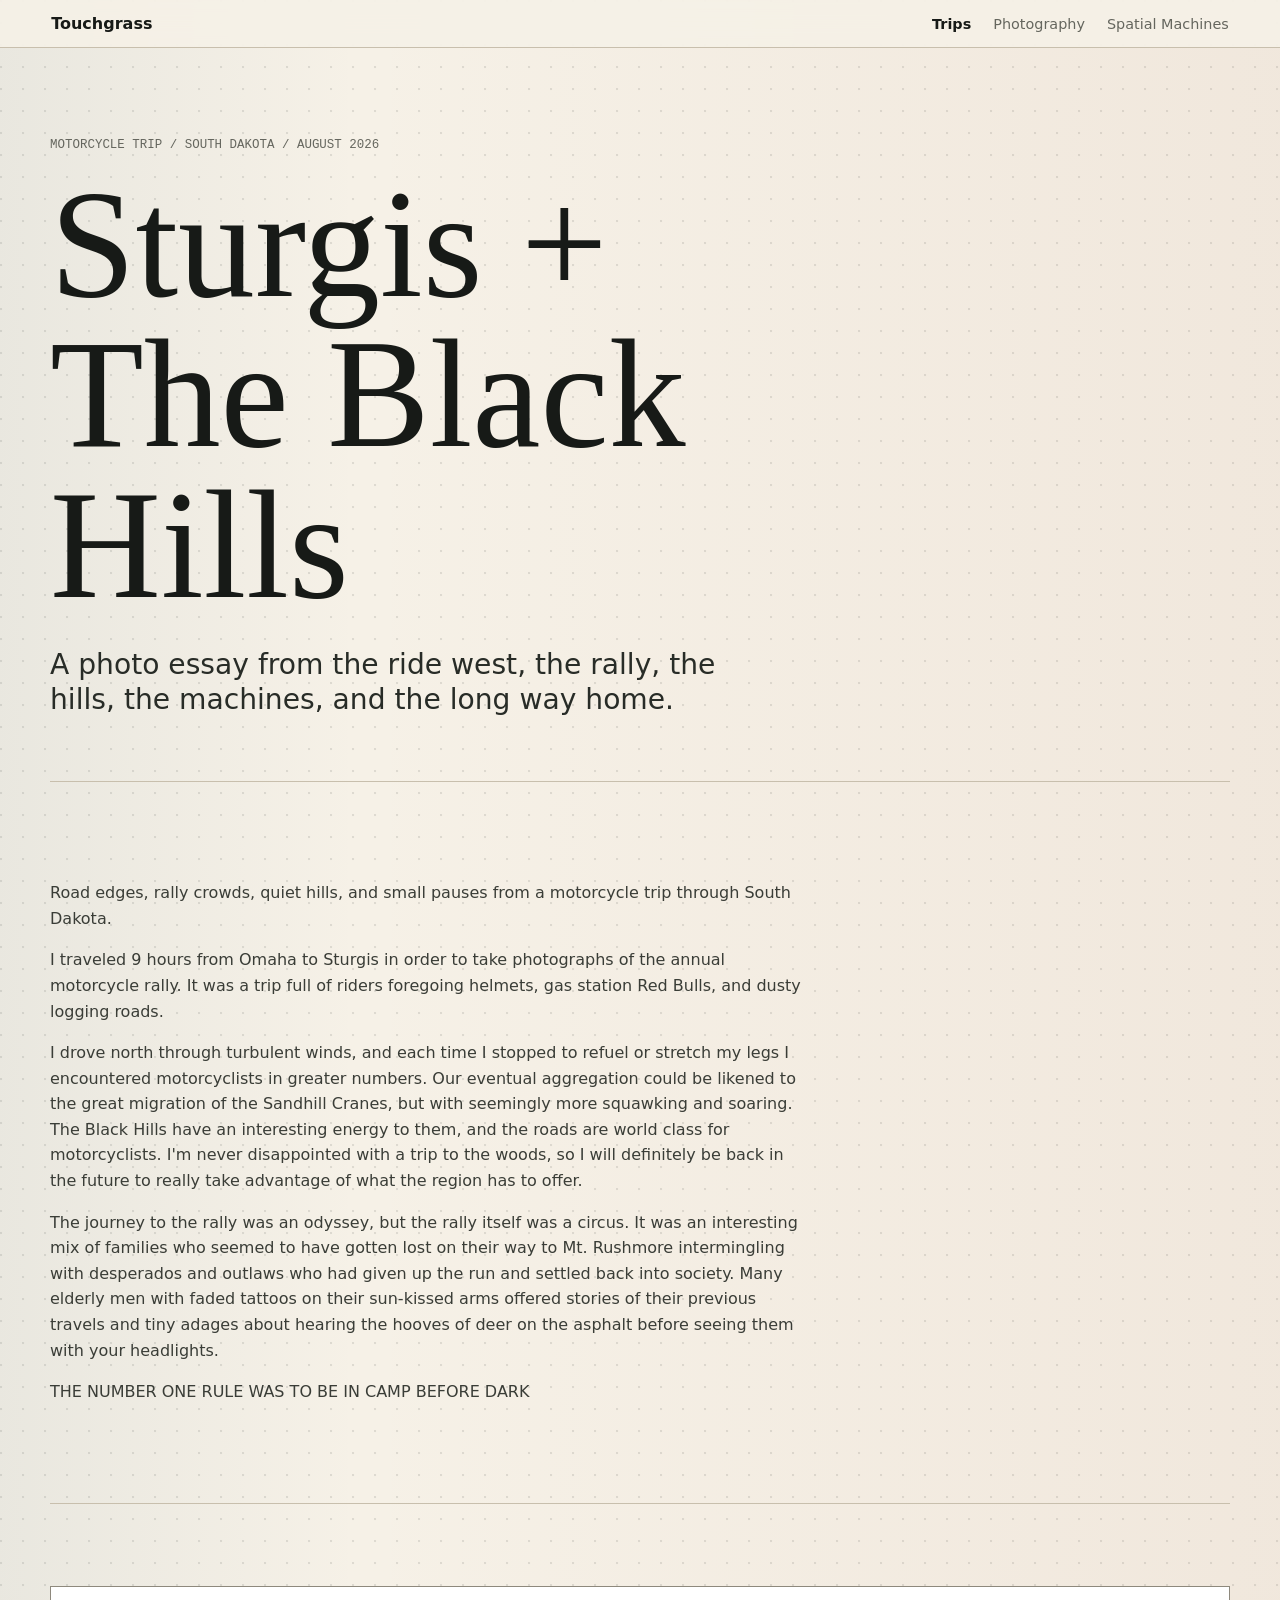
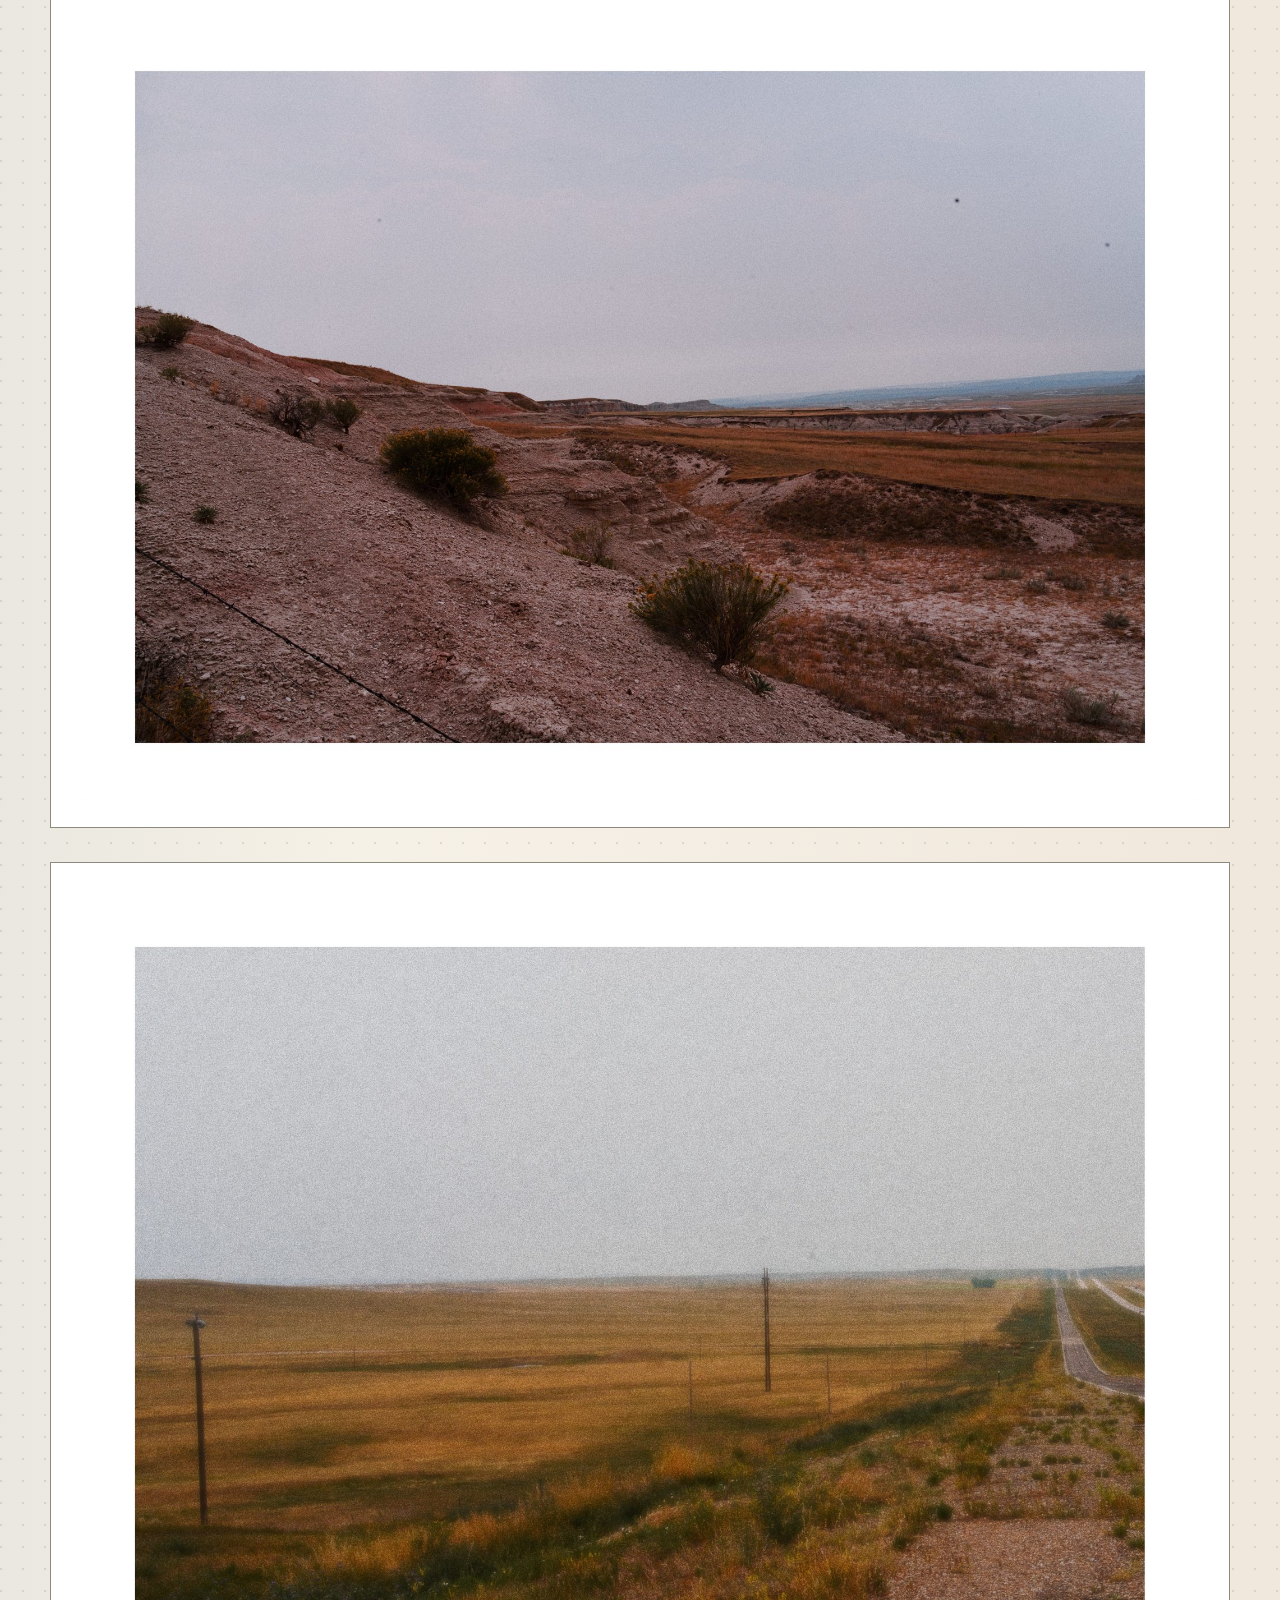
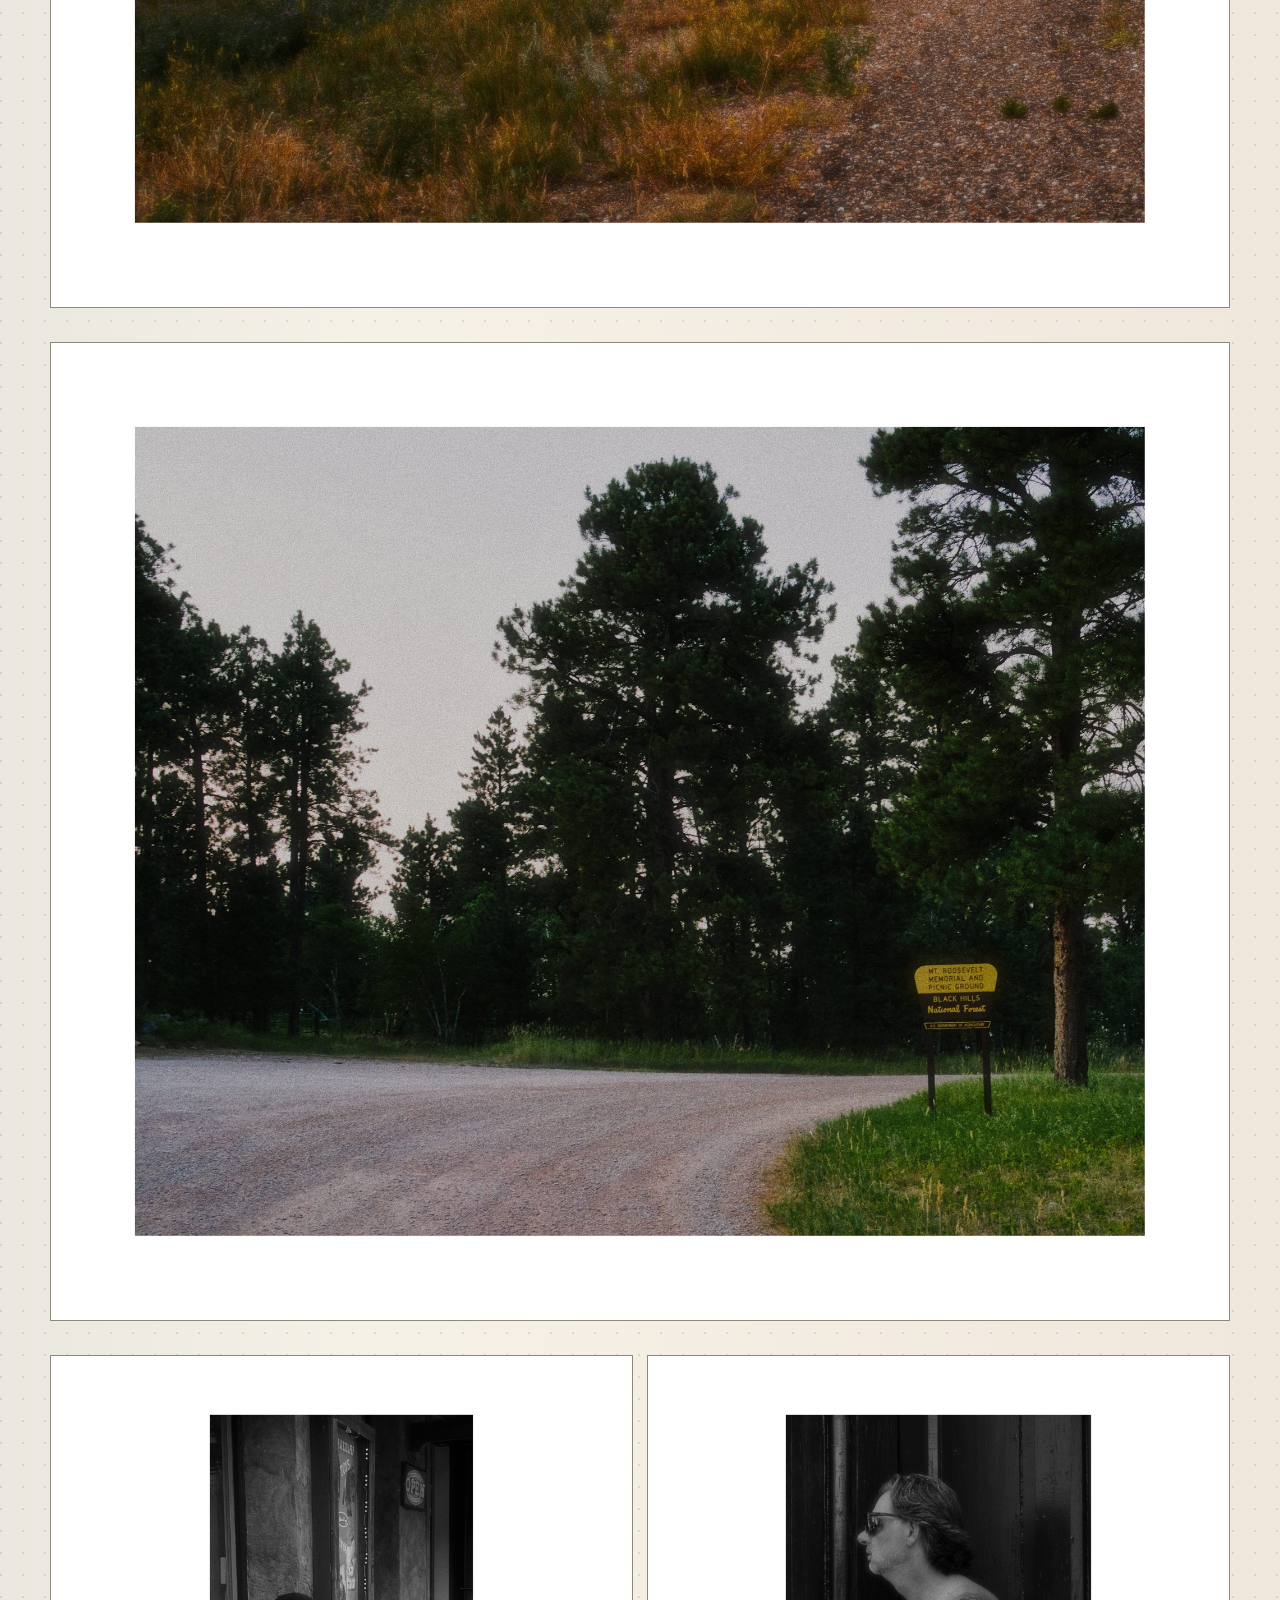
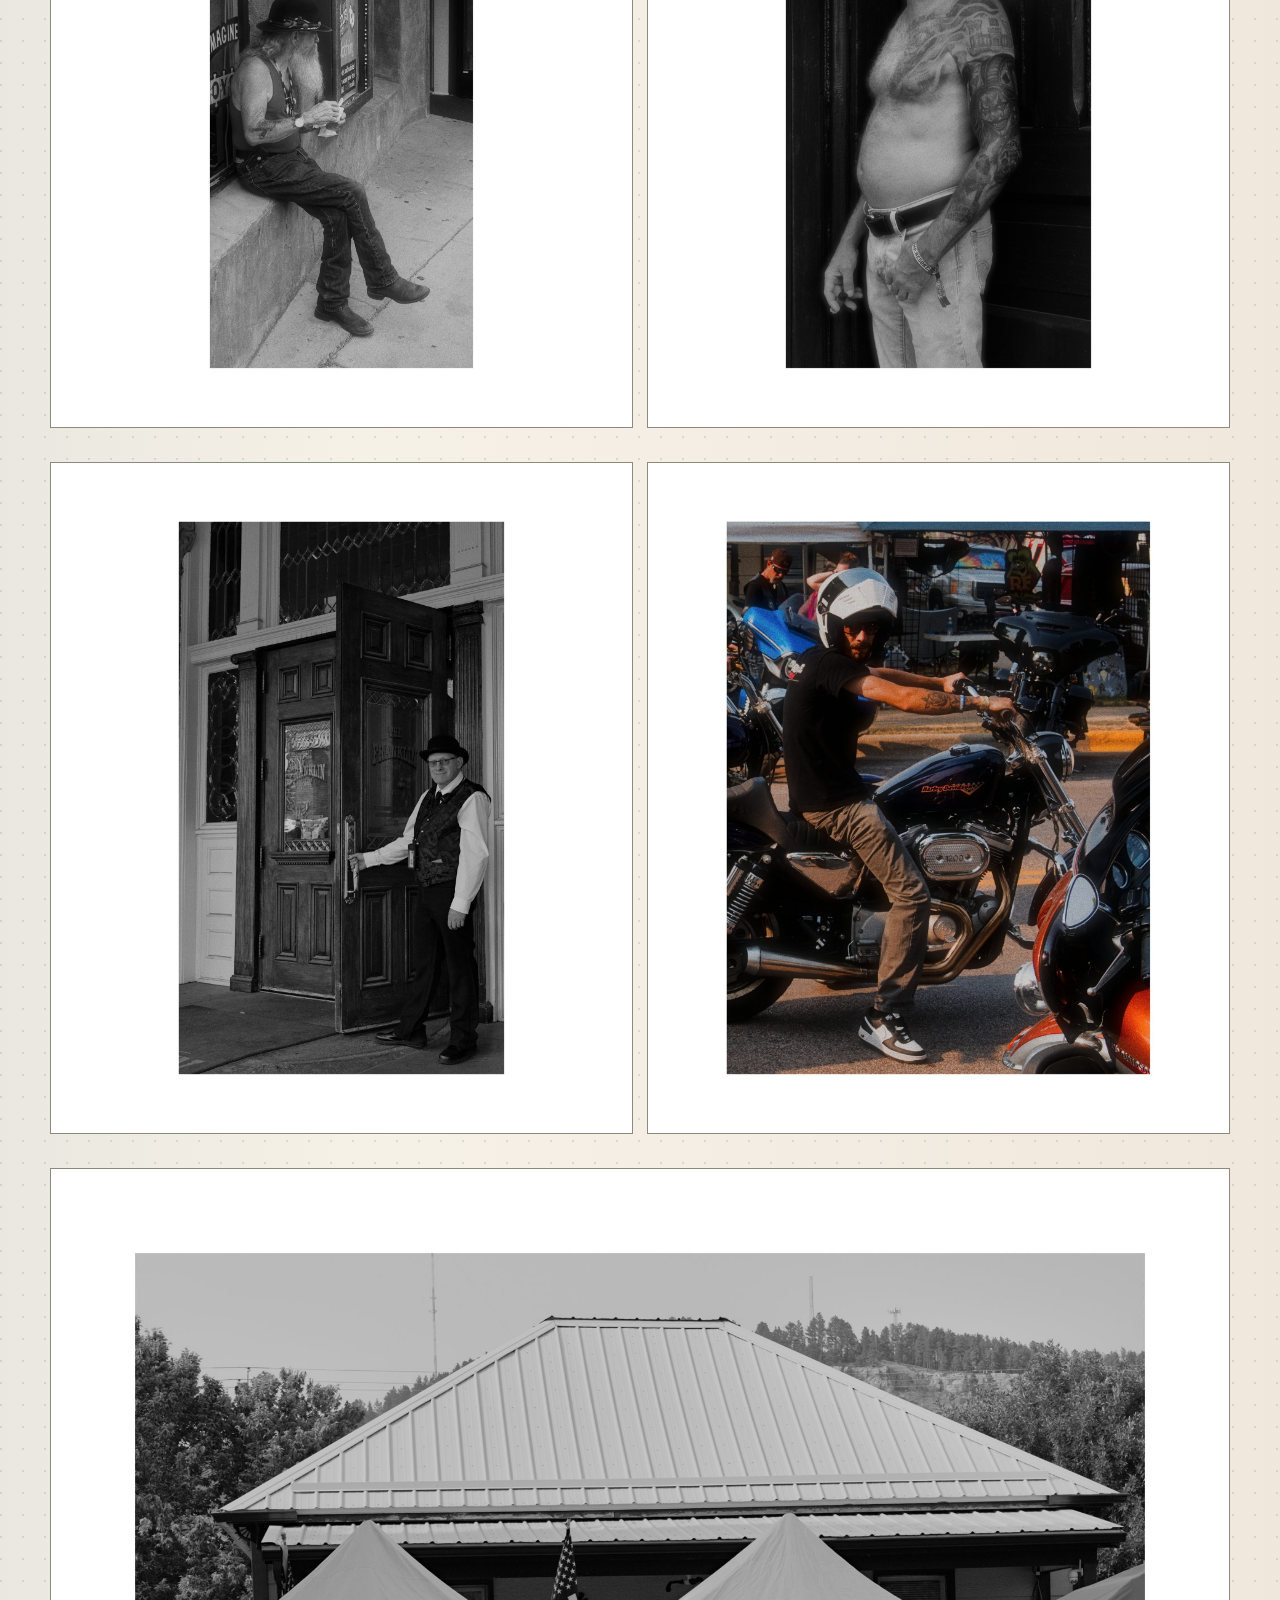
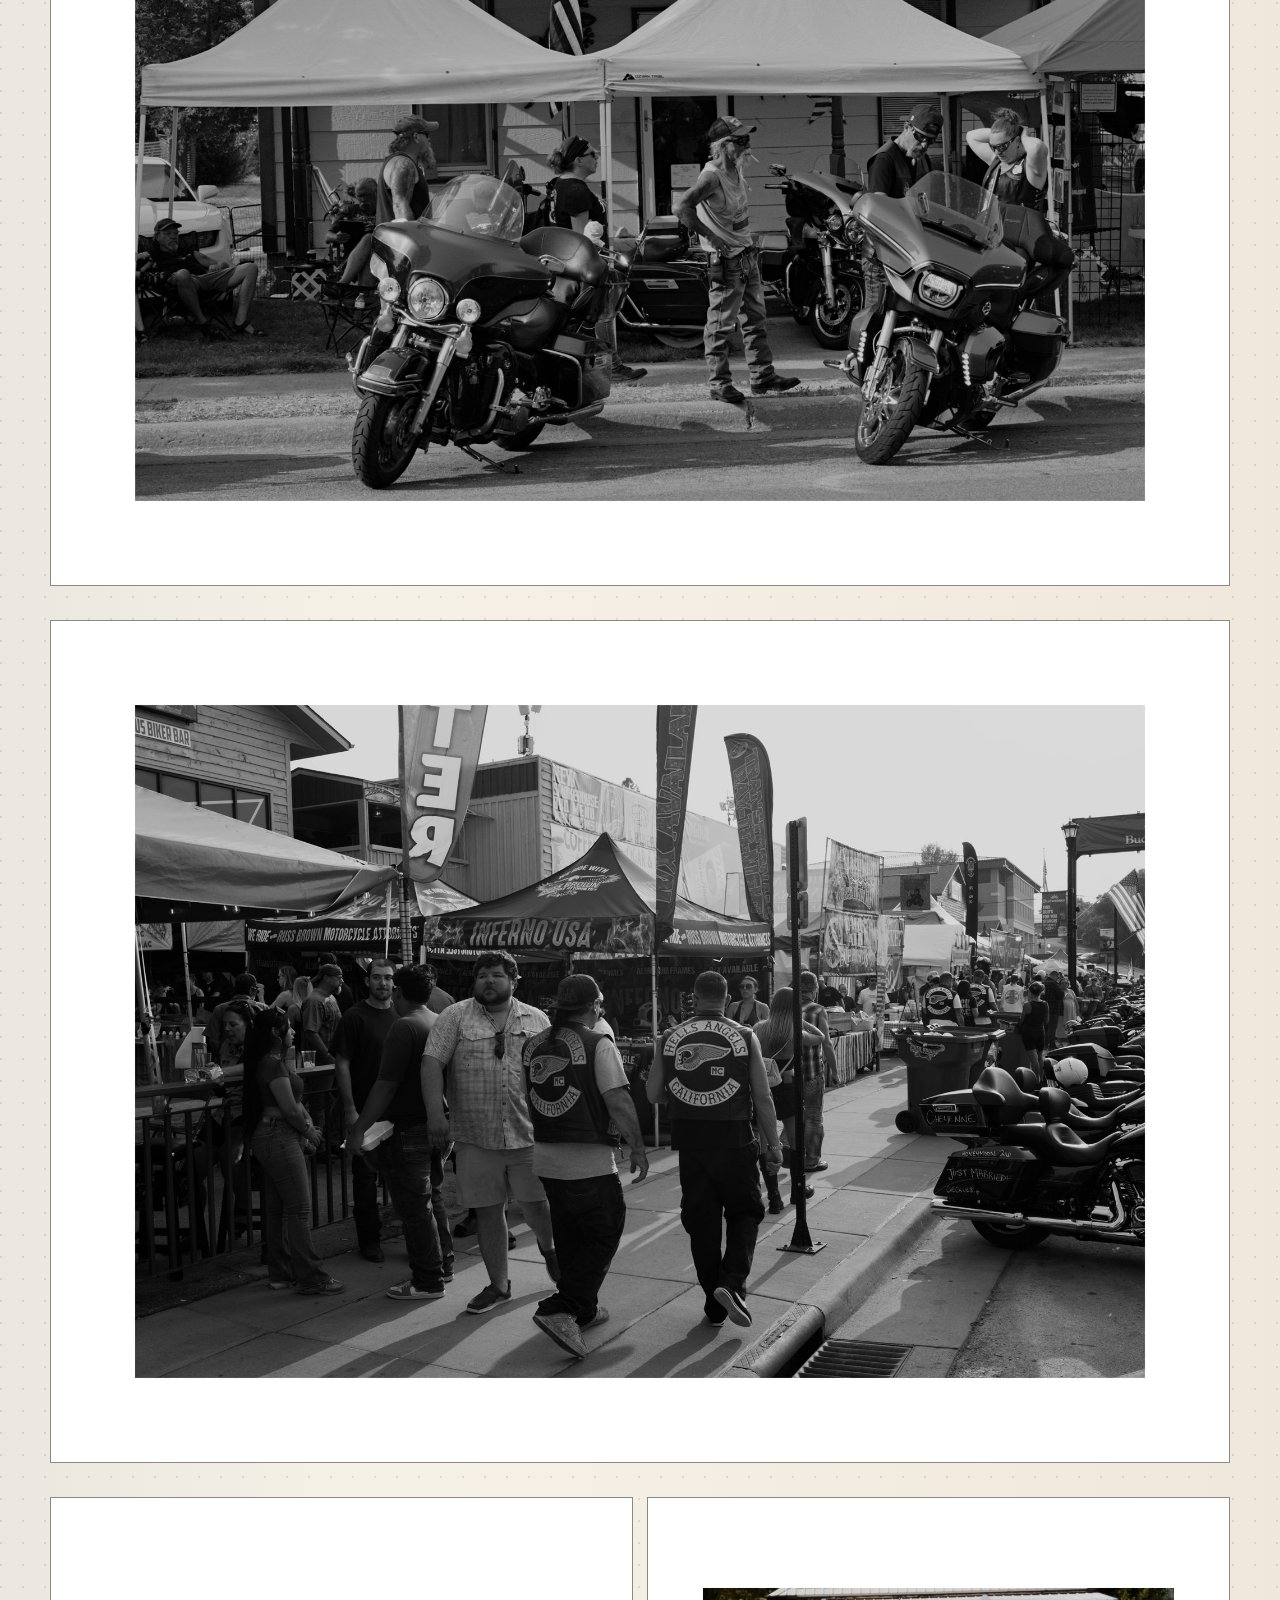
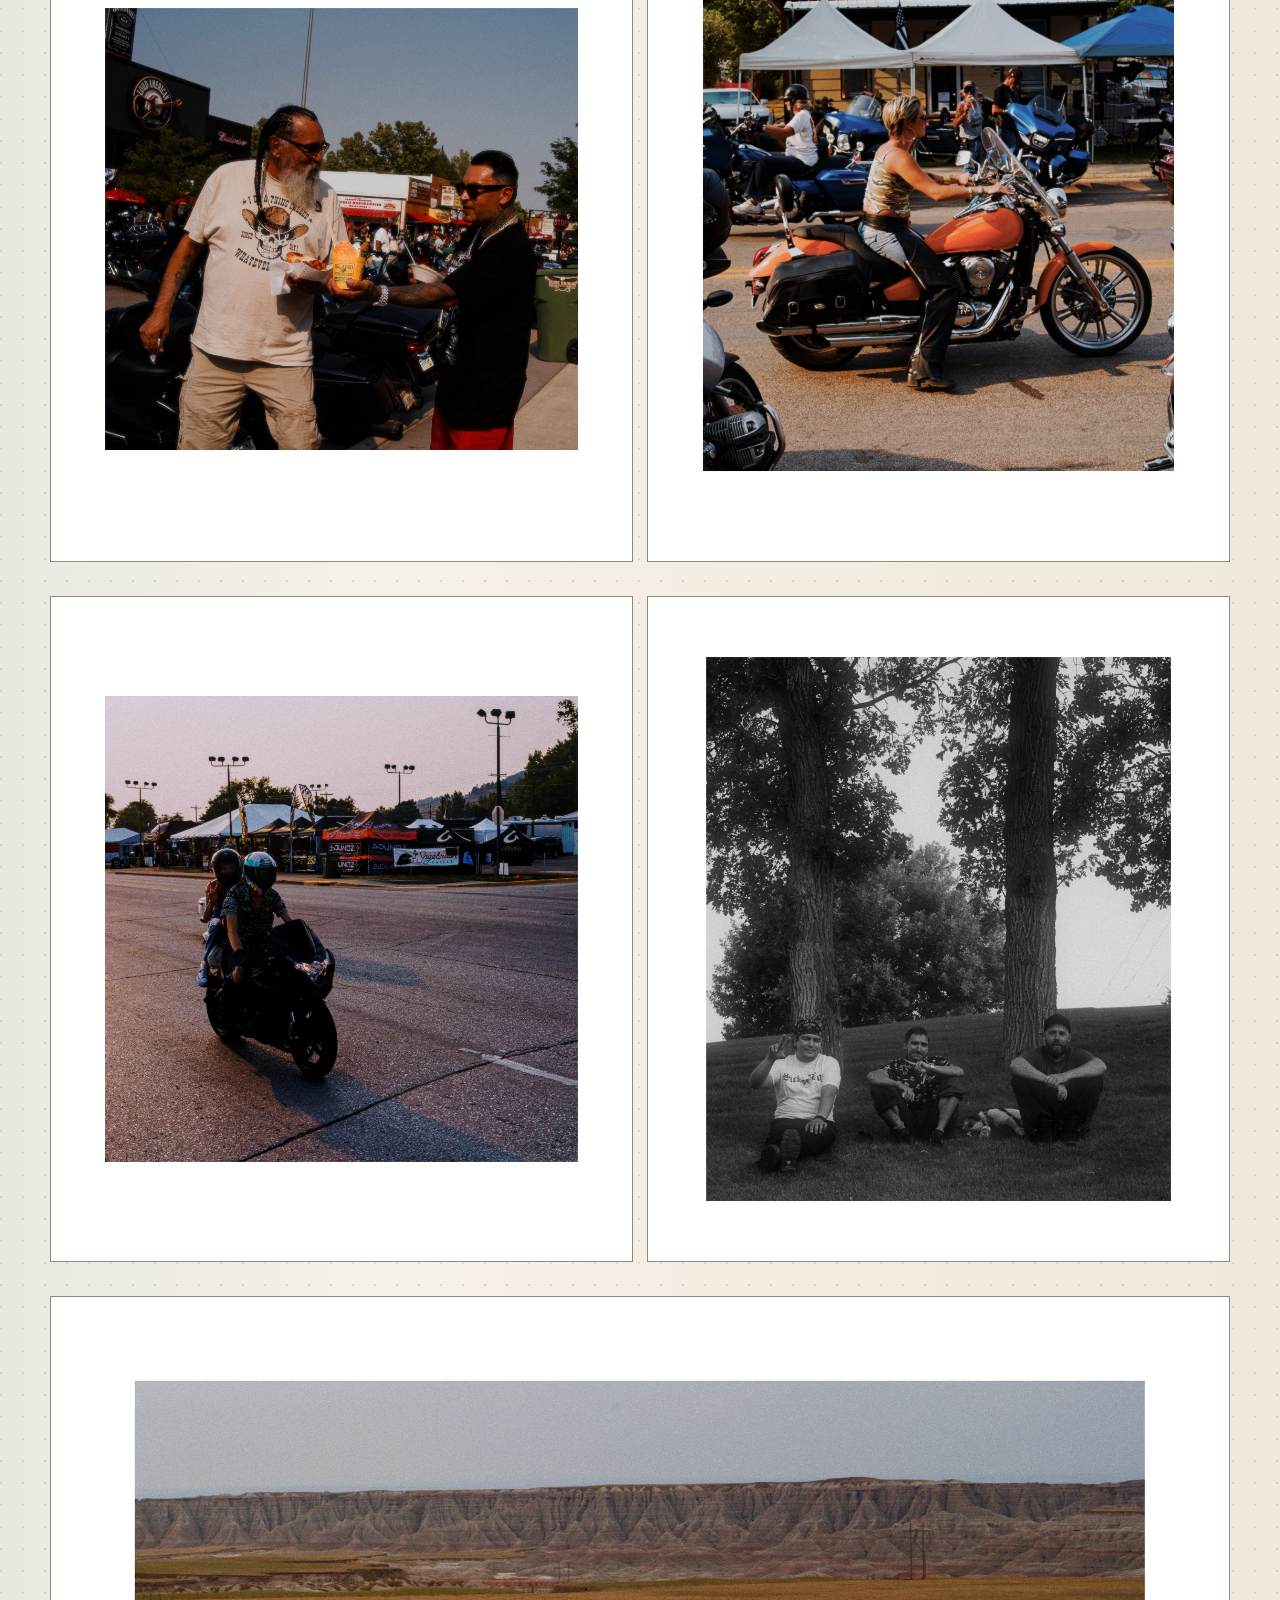
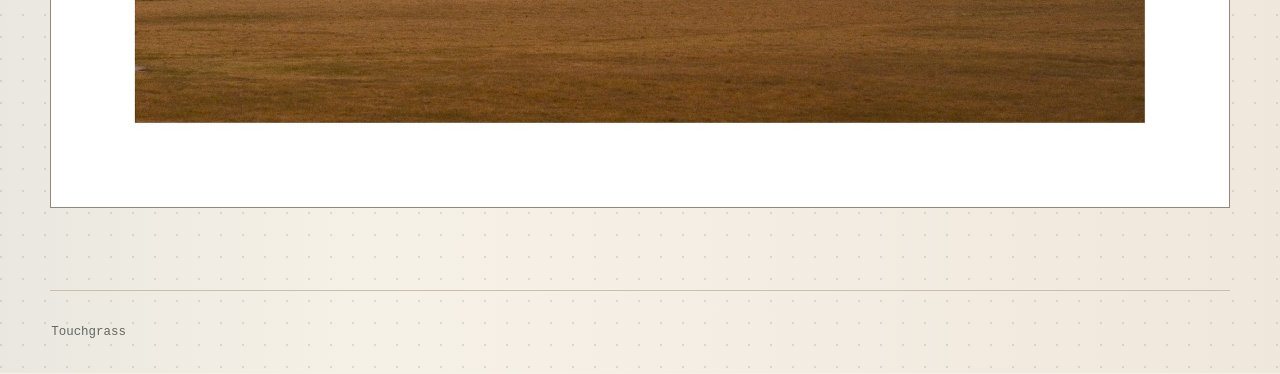
<file: trips/sturgis-2026/index.html>
<!doctype html>
<html lang="en">
<head>
  <meta charset="utf-8">
  <meta name="viewport" content="width=device-width, initial-scale=1">
  <title>Sturgis + The Black Hills | Touchgrass</title>
  <meta name="description" content="A Touchgrass photo essay from Omaha to Sturgis and the Black Hills: rally crowds, gas station Red Bulls, dusty logging roads, and the long way home.">
  <meta property="og:title" content="Sturgis + The Black Hills">
  <meta property="og:description" content="A photo essay from the ride west, the rally, the hills, the machines, and the long way home.">
  <meta property="og:type" content="article">
  <meta property="og:url" content="https://touchgrass.design/trips/sturgis-2026/">
  <link rel="canonical" href="https://touchgrass.design/trips/sturgis-2026/">
  <link rel="icon" type="image/svg+xml" href="/favicon.svg">
  <link rel="stylesheet" href="/assets/site.css">
</head>
<body>
  <header class="site-header">
    <a class="brand" href="/">Touchgrass</a>
    <nav class="nav" aria-label="Primary navigation">
      <a href="/trips/" aria-current="page">Trips</a><a href="/photography/">Photography</a><a href="/spatial-machines/">Spatial Machines</a>
    </nav>
  </header>
  <main class="page">
    <section class="hero trip-hero">
      <div>
        <p class="meta">Motorcycle trip / South Dakota / August 2026</p>
        <h1><span class="title-line">Sturgis +</span><span class="title-line">The Black</span><span class="title-line">Hills</span></h1>
        <p class="dek">A photo essay from the ride west, the rally, the hills, the machines, and the long way home.</p>
      </div>
    </section>

    <section class="section">
      <div class="prose">
        <p>Road edges, rally crowds, quiet hills, and small pauses from a motorcycle trip through South Dakota.</p>
        <p>I traveled 9 hours from Omaha to Sturgis in order to take photographs of the annual motorcycle rally. It was a trip full of riders foregoing helmets, gas station Red Bulls, and dusty logging roads. </p>
        <p>I drove north through turbulent winds, and each time I stopped to refuel or stretch my legs I encountered motorcyclists in greater numbers. Our eventual aggregation could be likened to the great migration of the Sandhill Cranes, but with seemingly more squawking and soaring. The Black Hills have an interesting energy to them, and the roads are world class for motorcyclists. I'm never disappointed with a trip to the woods, so I will definitely be back in the future to really take advantage of what the region has to offer. </p>
        <p>The journey to the rally was an odyssey, but the rally itself was a circus. It was an interesting mix of families who seemed to have gotten lost on their way to Mt. Rushmore intermingling with desperados and outlaws who had given up the run and settled back into society. Many elderly men with faded tattoos on their sun-kissed arms offered stories of their previous travels and tiny adages about hearing the hooves of deer on the asphalt before seeing them with your headlights.</p>
        <p>THE NUMBER ONE RULE WAS TO BE IN CAMP BEFORE DARK</p>
      </div>
    </section>

    <section class="section photo-sequence" aria-label="Sturgis photo sequence">
      <figure class="photo-frame wide"><div class="photo-placeholder has-image"><img class="photo-img" src="/photos/sturgis-2026/web/DSC01063.jpg" width="2000" height="1398" alt="Muted badlands and open South Dakota landscape photographed during the Sturgis and Black Hills trip."></div></figure>
      <figure class="photo-frame wide"><div class="photo-placeholder has-image"><img class="photo-img" loading="lazy" src="/photos/sturgis-2026/web/DSC01054.jpg" width="2000" height="1761" alt="A long gravel road cutting through open prairie under a quiet sky."></div></figure>
      <figure class="photo-frame wide"><div class="photo-placeholder has-image"><img class="photo-img" loading="lazy" src="/photos/sturgis-2026/web/DSC00747.jpg" width="2000" height="1642" alt="A gravel road bending into trees beside a small yellow sign."></div></figure>
      <figure class="photo-frame pair"><div class="photo-placeholder has-image"><img class="photo-img" loading="lazy" src="/photos/sturgis-2026/web/DSC00858.jpg" width="1055" height="2000" alt="Black and white photograph of a man sitting outside a storefront."></div><div class="photo-placeholder has-image"><img class="photo-img" loading="lazy" src="/photos/sturgis-2026/web/DSC00901.jpg" width="1193" height="2000" alt="Black and white side profile of a tattooed man standing near a doorway."></div></figure>
      <figure class="photo-frame pair"><div class="photo-placeholder has-image"><img class="photo-img" loading="lazy" src="/photos/sturgis-2026/web/DSC00877.jpg" width="1258" height="2000" alt="Black and white photograph of a person opening a wooden storefront door."></div><div class="photo-placeholder has-image"><img class="photo-img" loading="lazy" src="/photos/sturgis-2026/web/DSC00973.jpg" width="1576" height="2000" alt="A rider sitting on a motorcycle in busy rally traffic."></div></figure>
      <figure class="photo-frame wide"><div class="photo-placeholder has-image"><img class="photo-img" loading="lazy" src="/photos/sturgis-2026/web/DSC00969.jpg" width="2000" height="1712" alt="Black and white photograph of motorcycles parked beneath white tents."></div></figure>
      <figure class="photo-frame wide"><div class="photo-placeholder has-image"><img class="photo-img" loading="lazy" src="/photos/sturgis-2026/web/DSC01028.jpg" width="2000" height="1398" alt="Crowds and motorcycles along a Sturgis street in black and white."></div></figure>
      <figure class="photo-frame pair"><div class="photo-placeholder has-image"><img class="photo-img" loading="lazy" src="/photos/sturgis-2026/web/DSC00899.jpg" width="2000" height="1882" alt="Two men talking beside motorcycles at the rally."></div><div class="photo-placeholder has-image"><img class="photo-img" loading="lazy" src="/photos/sturgis-2026/web/DSC00983.jpg" width="1957" height="2000" alt="A rider seated on an orange motorcycle near tents and parked bikes."></div></figure>
      <figure class="photo-frame pair"><div class="photo-placeholder has-image"><img class="photo-img" loading="lazy" src="/photos/sturgis-2026/web/DSC01043.jpg" width="2000" height="1975" alt="A motorcyclist riding through warm evening light at the rally."></div><div class="photo-placeholder has-image"><img class="photo-img" loading="lazy" src="/photos/sturgis-2026/web/DSC01047.jpg" width="1736" height="2000" alt="Three people sitting in hazy black and white light beneath trees."></div></figure>
      <figure class="photo-frame wide"><div class="photo-placeholder has-image"><img class="photo-img" loading="lazy" src="/photos/sturgis-2026/web/DSC01060.jpg" width="2000" height="809" alt="A wide view of layered South Dakota hills under a pale sky."></div></figure>
    </section>
  </main>
  <footer class="site-footer">Touchgrass</footer>
</body>
</html>
</file>
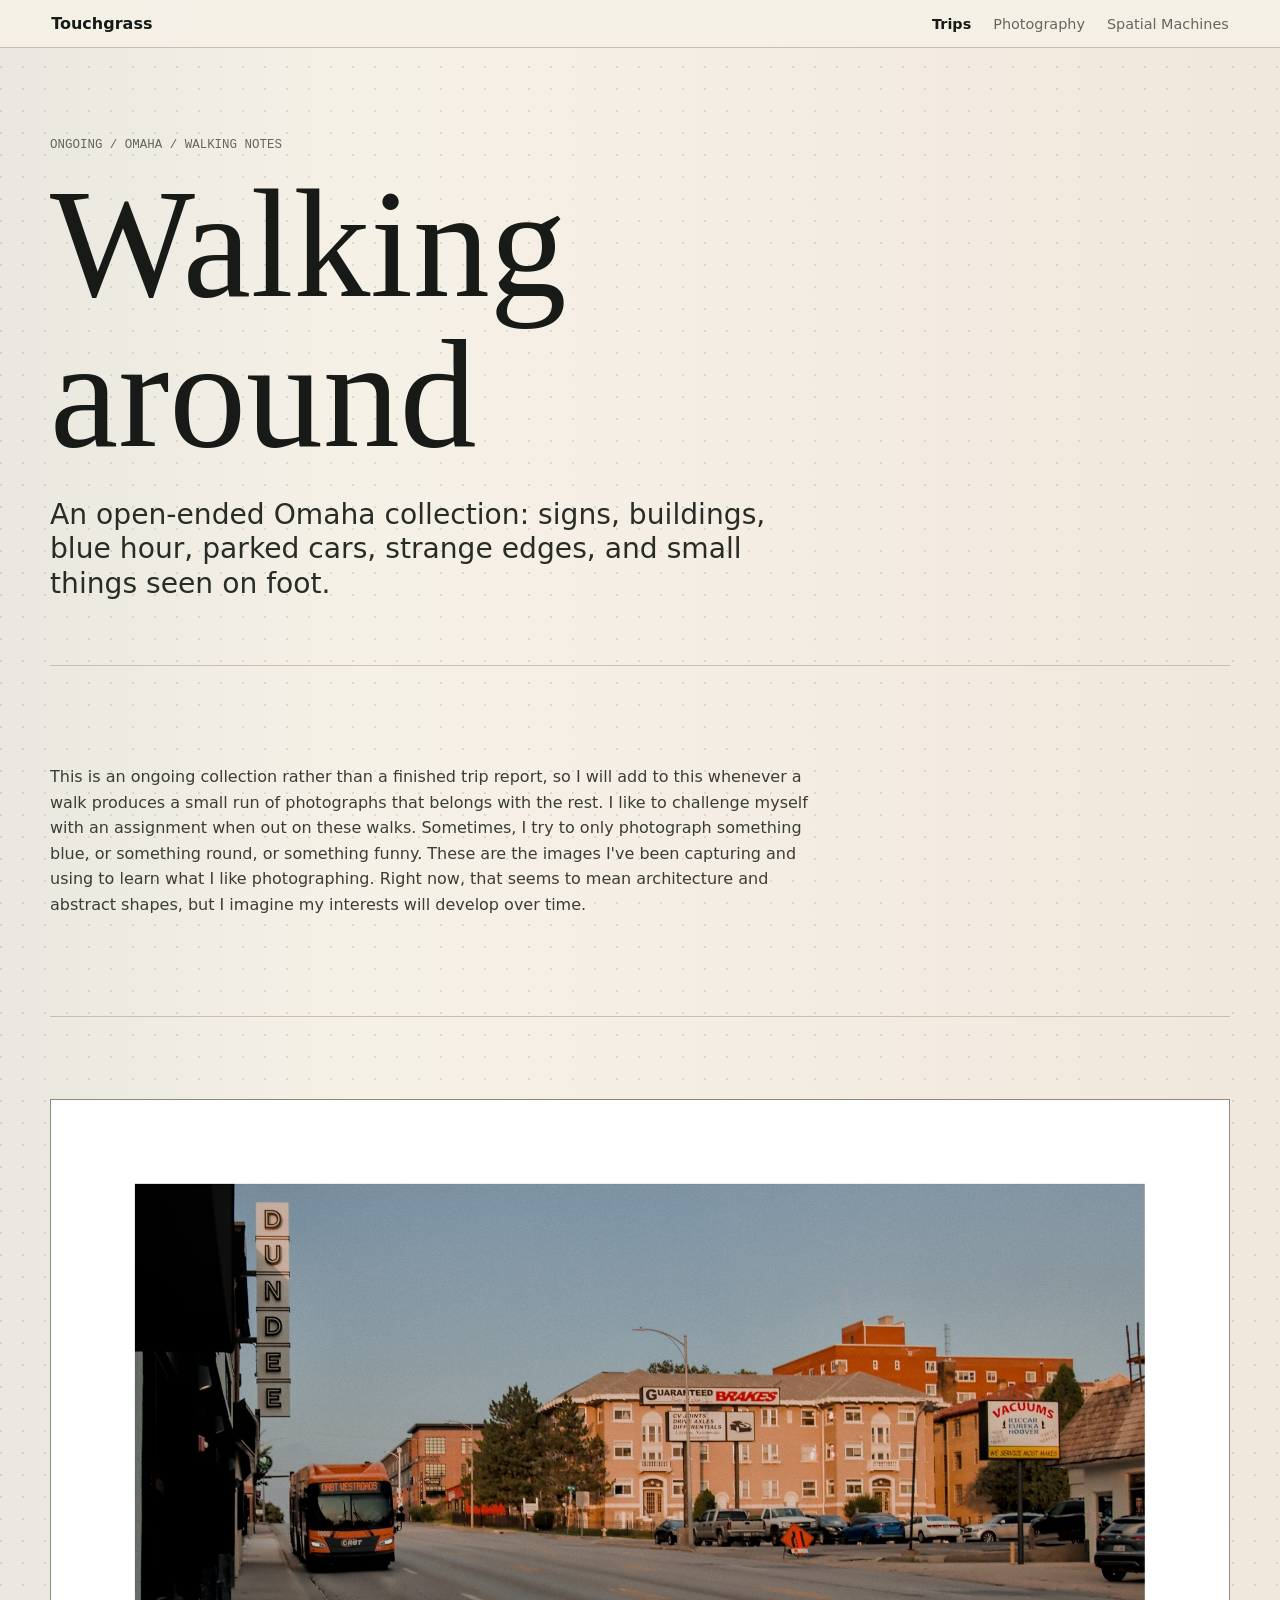
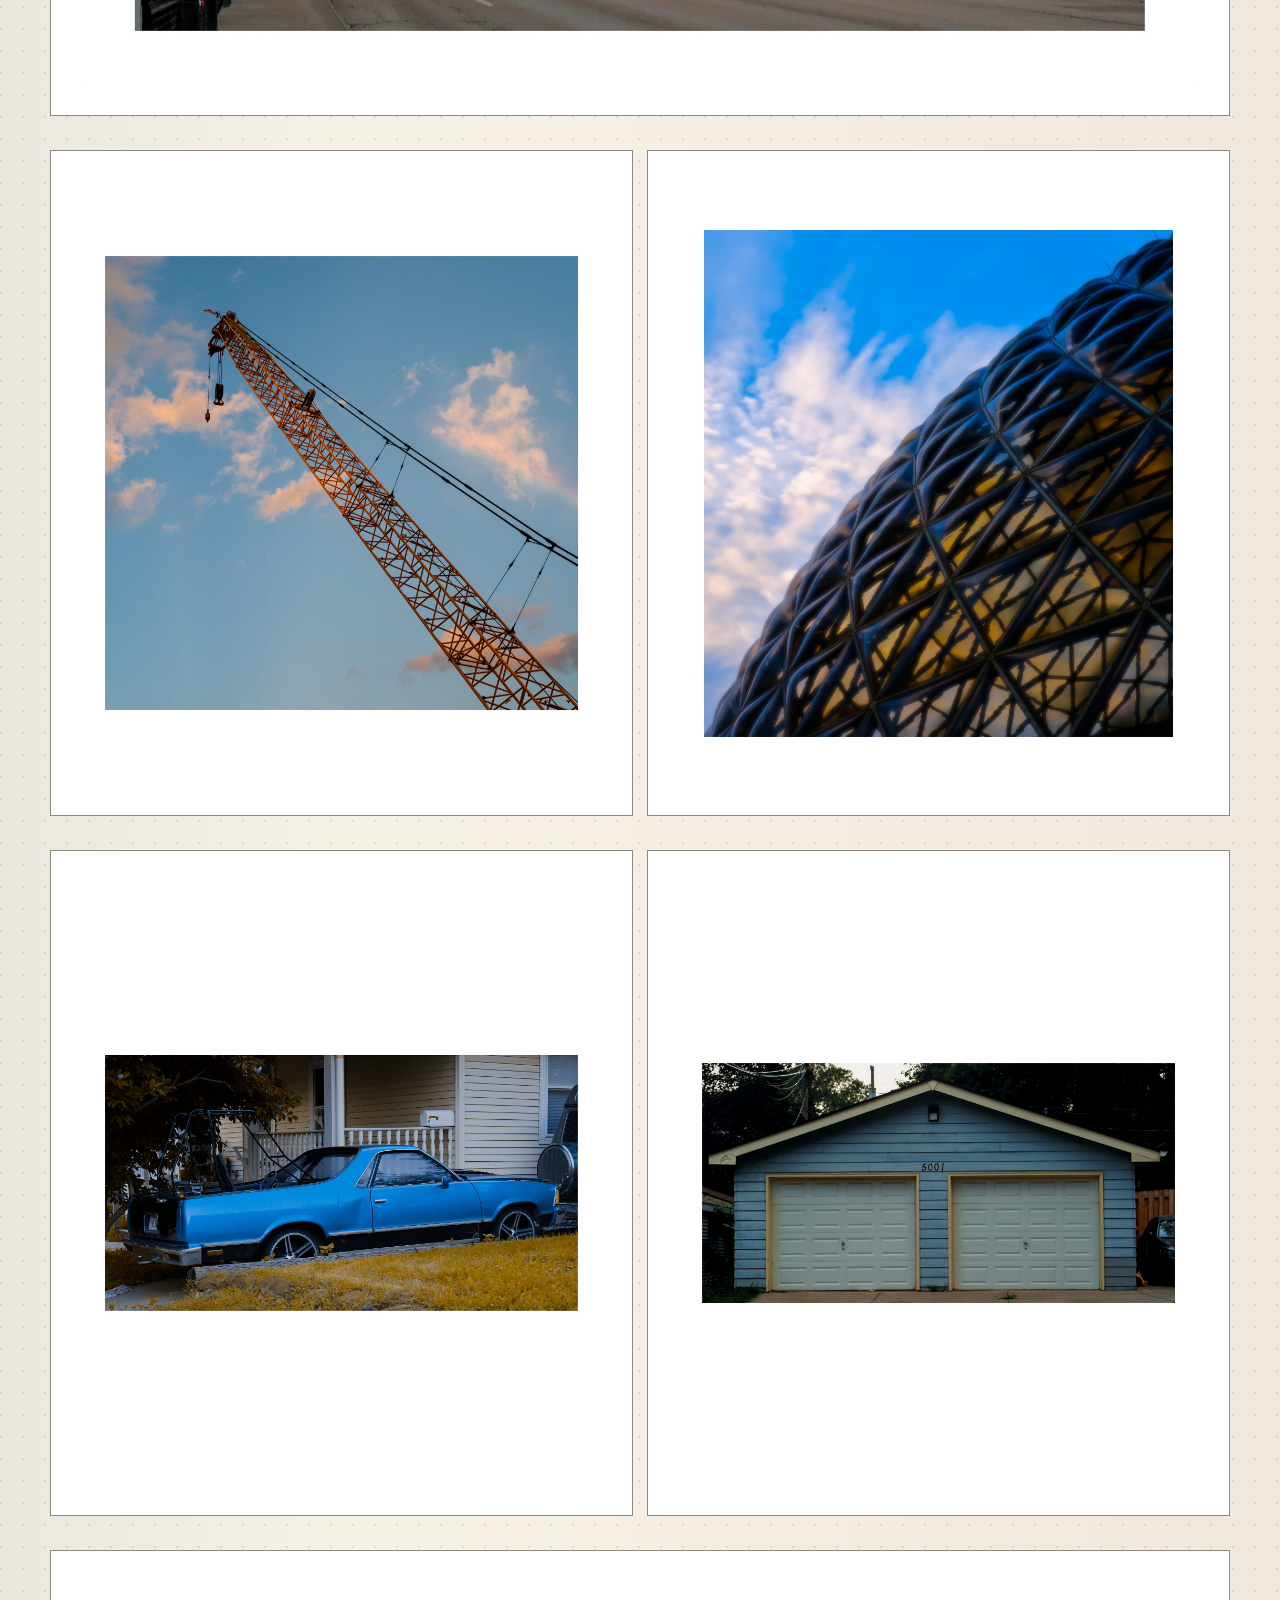
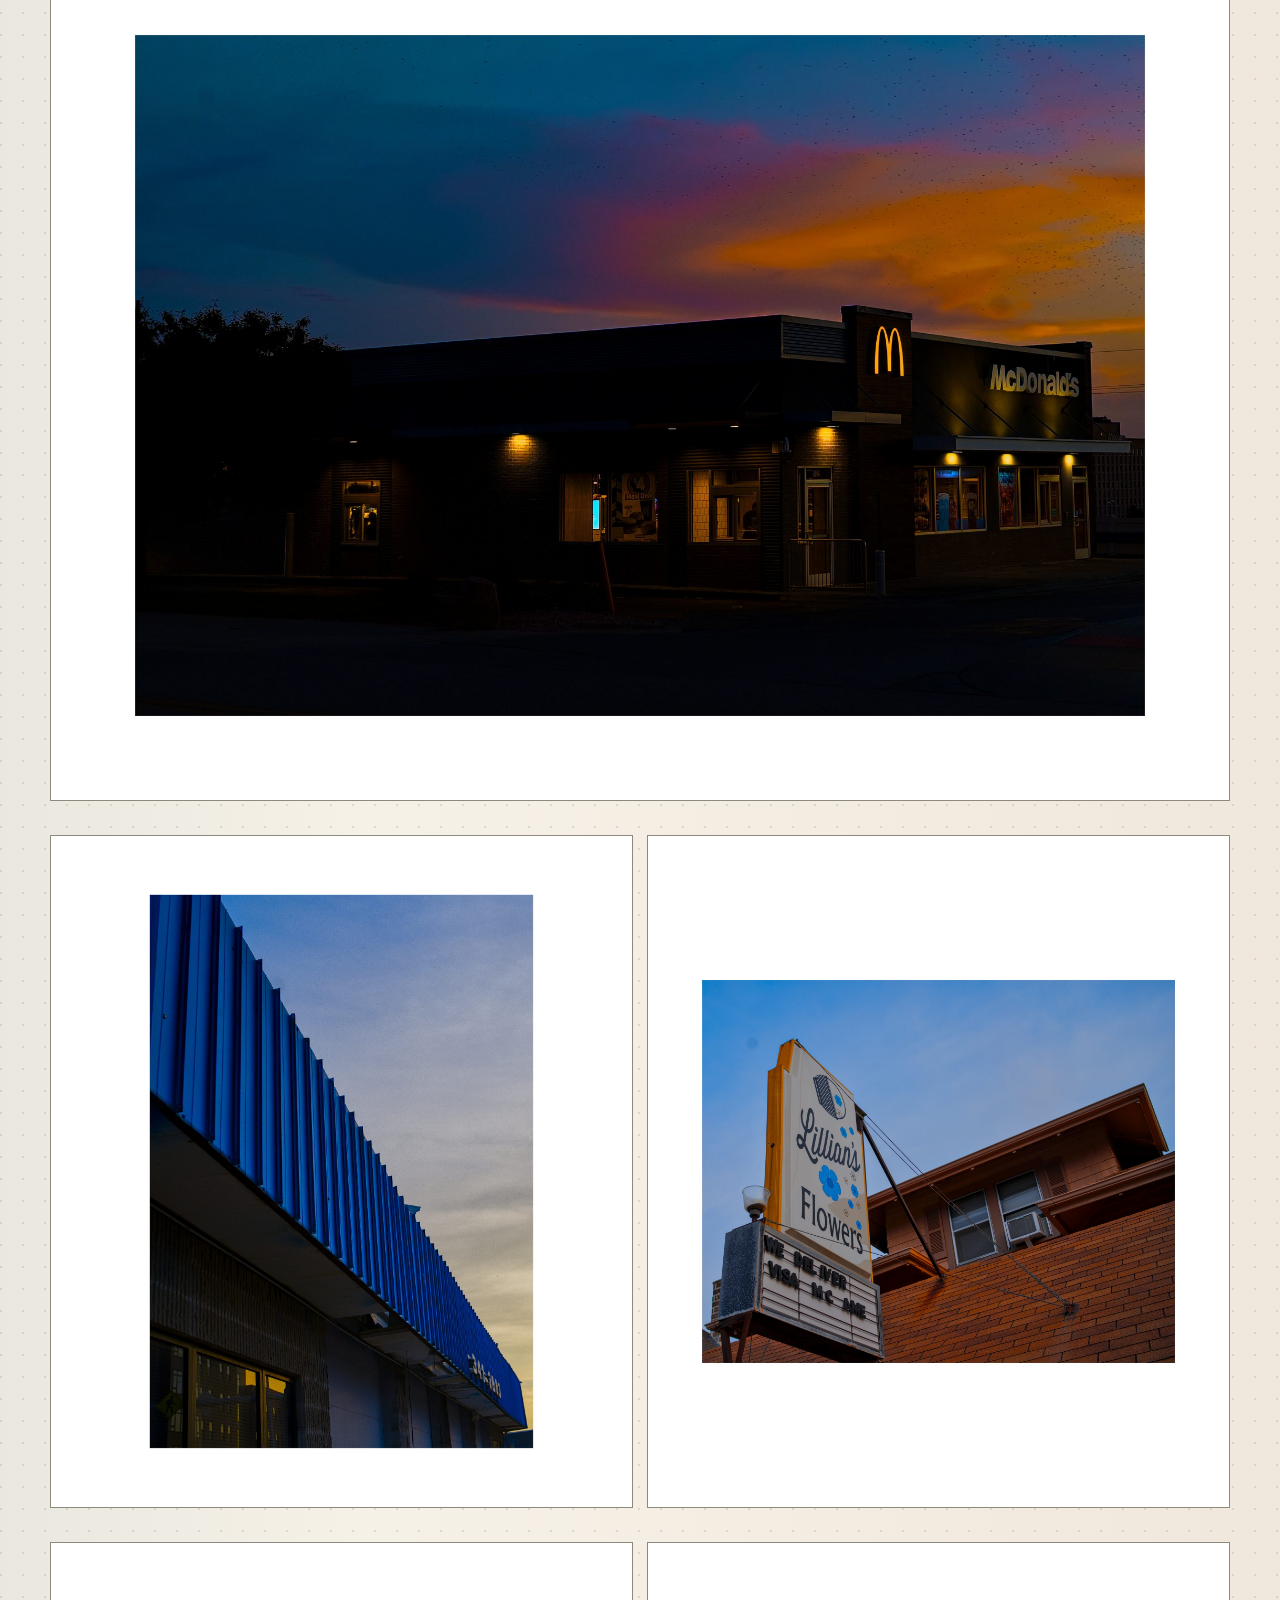
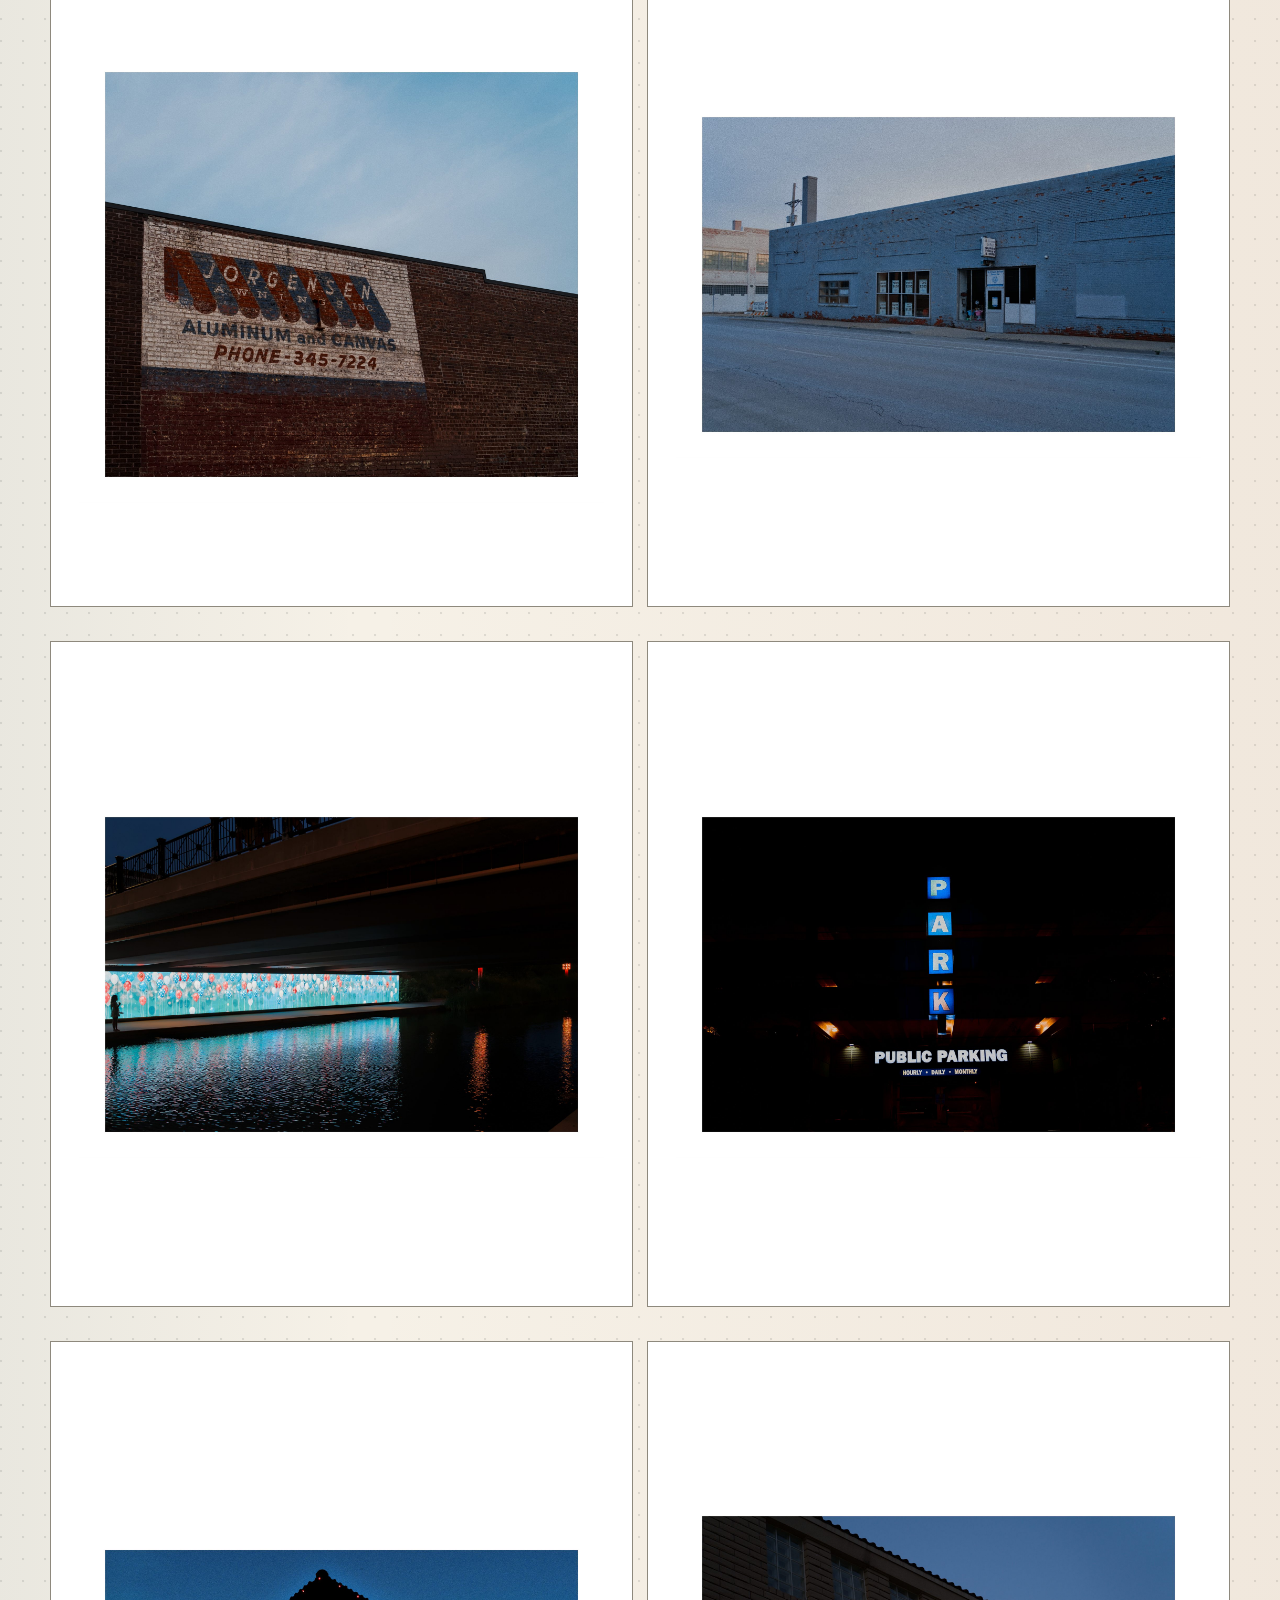
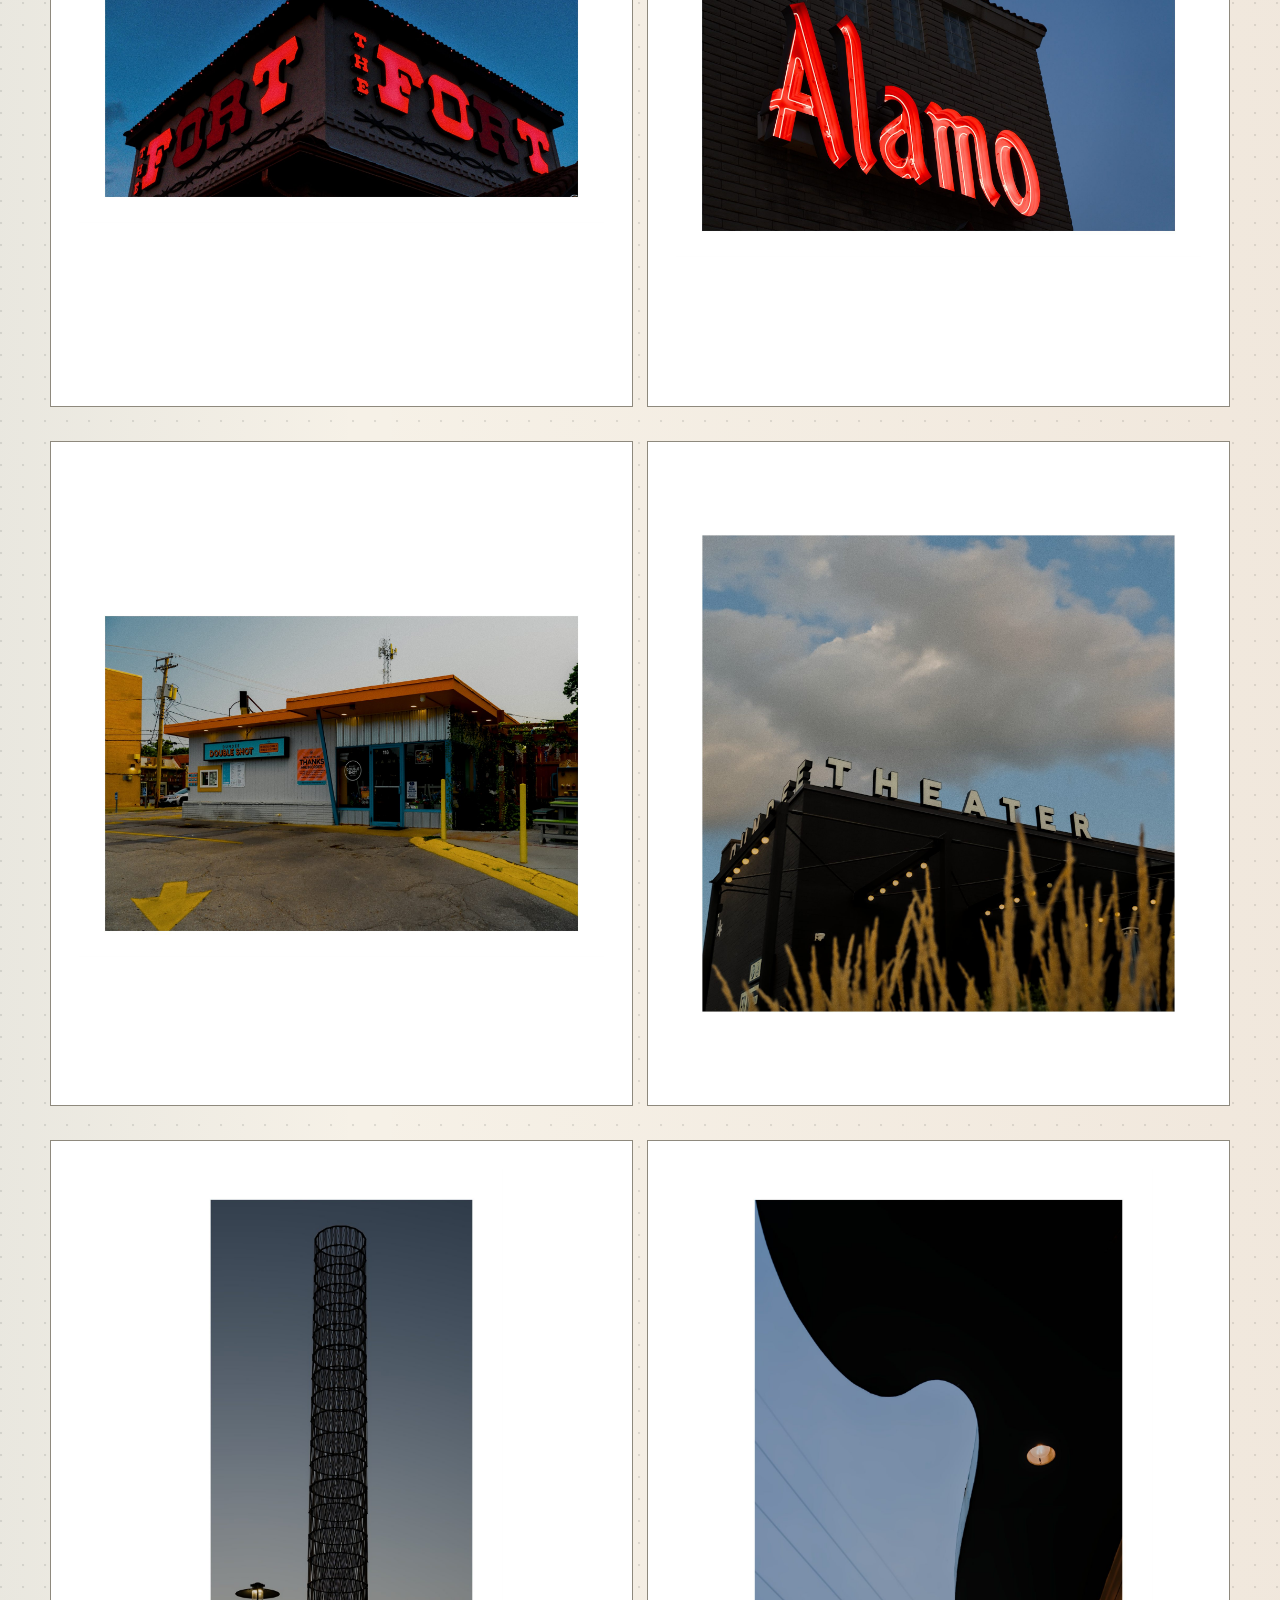
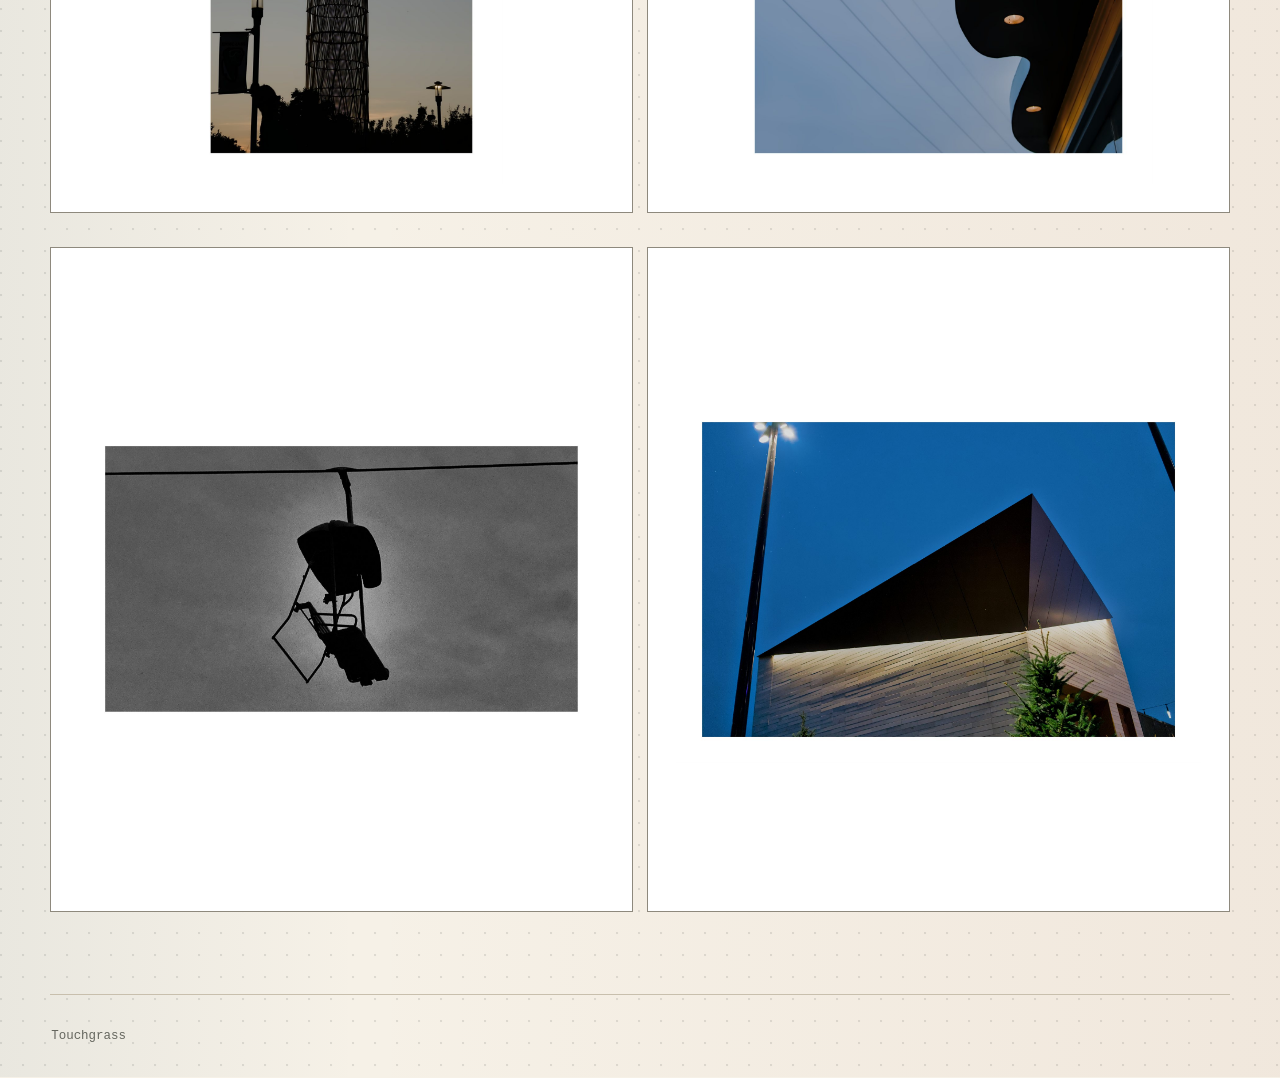
<file: trips/walking-around/index.html>
<!doctype html>
<html lang="en">
<head>
  <meta charset="utf-8">
  <meta name="viewport" content="width=device-width, initial-scale=1">
  <title>Walking around | Touchgrass</title>
  <meta name="description" content="An ongoing Omaha walking photo collection from Touchgrass: signs, buildings, blue hour, architecture, abstract shapes, and small assignments.">
  <meta property="og:title" content="Walking around">
  <meta property="og:description" content="Omaha walks with old signs, blue hour, parked cars, architecture, abstract shapes, and small assignments.">
  <meta property="og:type" content="article">
  <meta property="og:url" content="https://touchgrass.design/trips/walking-around/">
  <link rel="canonical" href="https://touchgrass.design/trips/walking-around/">
  <link rel="icon" type="image/svg+xml" href="/favicon.svg">
  <link rel="stylesheet" href="/assets/site.css">
</head>
<body>
  <header class="site-header">
    <a class="brand" href="/">Touchgrass</a>
    <nav class="nav" aria-label="Primary navigation">
      <a href="/trips/" aria-current="page">Trips</a><a href="/photography/">Photography</a><a href="/spatial-machines/">Spatial Machines</a>
    </nav>
  </header>
  <main class="page">
    <section class="hero trip-hero">
      <div>
        <p class="meta">Ongoing / Omaha / walking notes</p>
        <h1><span class="title-line">Walking</span><span class="title-line">around</span></h1>
        <p class="dek">An open-ended Omaha collection: signs, buildings, blue hour, parked cars, strange edges, and small things seen on foot.</p>
      </div>
    </section>

    <section class="section">
      <div class="prose">
        <p>This is an ongoing collection rather than a finished trip report, so I will add to this whenever a walk produces a small run of photographs that belongs with the rest. I like to challenge myself with an assignment when out on these walks. Sometimes, I try to only photograph something blue, or something round, or something funny. These are the images I've been capturing and using to learn what I like photographing. Right now, that seems to mean architecture and abstract shapes, but I imagine my interests will develop over time. </p>
      </div>
    </section>

    <section class="section photo-sequence" aria-label="Walking around Omaha photo sequence">
      <figure class="photo-frame wide"><div class="photo-placeholder has-image"><img class="photo-img" src="/photos/omaha-walks/web/DSC09999.jpg" width="2000" height="998" alt="An Omaha street scene with theater signage and evening light."></div></figure>
      <figure class="photo-frame pair"><div class="photo-placeholder has-image"><img class="photo-img" loading="lazy" src="/photos/omaha-walks/web/DSC00045.jpg" width="2000" height="1928" alt="A crane angled across a blue sky with warm clouds."></div><div class="photo-placeholder has-image"><img class="photo-img" loading="lazy" src="/photos/omaha-walks/web/DSC00267.jpg" width="1865" height="2000" alt="A close view of a tall metal structure against blue sky."></div></figure>
      <figure class="photo-frame pair"><div class="photo-placeholder has-image"><img class="photo-img" loading="lazy" src="/photos/omaha-walks/web/DSC00062.jpg" width="2000" height="1173" alt="A blue car parked beside a house."></div><div class="photo-placeholder has-image"><img class="photo-img" loading="lazy" src="/photos/omaha-walks/web/DSC09985.jpg" width="2000" height="1112" alt="A small blue garage with two white doors."></div></figure>
      <figure class="photo-frame wide"><div class="photo-placeholder has-image"><img class="photo-img" loading="lazy" src="/photos/omaha-walks/web/DSC00110.jpg" width="2000" height="1415" alt="A McDonald's building at dusk under a colorful sky."></div></figure>
      <figure class="photo-frame pair"><div class="photo-placeholder has-image"><img class="photo-img" loading="lazy" src="/photos/omaha-walks/web/DSC00519.jpg" width="1447" height="2000" alt="A blue building edge in evening light."></div><div class="photo-placeholder has-image"><img class="photo-img" loading="lazy" src="/photos/omaha-walks/web/DSC00520.jpg" width="2000" height="1658" alt="A sign for Lillies Flowers on a brick building."></div></figure>
      <figure class="photo-frame pair"><div class="photo-placeholder has-image"><img class="photo-img" loading="lazy" src="/photos/omaha-walks/web/DSC00523.jpg" width="2000" height="1740" alt="A faded Nordsen aluminum sign on a brick wall."></div><div class="photo-placeholder has-image"><img class="photo-img" loading="lazy" src="/photos/omaha-walks/web/DSC00551.jpg" width="2000" height="1398" alt="A pale blue industrial building on a quiet street."></div></figure>
      <figure class="photo-frame pair"><div class="photo-placeholder has-image"><img class="photo-img" loading="lazy" src="/photos/omaha-walks/web/DSC00561.jpg" width="2000" height="1398" alt="Colorful bridge lights reflected on water at night."></div><div class="photo-placeholder has-image"><img class="photo-img" loading="lazy" src="/photos/omaha-walks/web/DSC00617.jpg" width="2000" height="1398" alt="A public parking sign glowing at night."></div></figure>
      <figure class="photo-frame pair"><div class="photo-placeholder has-image"><img class="photo-img" loading="lazy" src="/photos/omaha-walks/web/DSC09611.jpg" width="2000" height="1140" alt="A red Fort sign on a building corner."></div><div class="photo-placeholder has-image"><img class="photo-img" loading="lazy" src="/photos/omaha-walks/web/DSC09621.jpg" width="2000" height="1398" alt="A red Alamo sign on a brick building."></div></figure>
      <figure class="photo-frame pair"><div class="photo-placeholder has-image"><img class="photo-img" loading="lazy" src="/photos/omaha-walks/web/DSC09988.jpg" width="2000" height="1398" alt="A colorful neighborhood restaurant exterior."></div><div class="photo-placeholder has-image"><img class="photo-img" loading="lazy" src="/photos/omaha-walks/web/DSC09993.jpg" width="1985" height="2000" alt="A theater sign rising above tall grass."></div></figure>
      <figure class="photo-frame pair"><div class="photo-placeholder has-image"><img class="photo-img" loading="lazy" src="/photos/omaha-walks/web/DSC00101.jpg" width="1054" height="2000" alt="A narrow tower silhouette against evening sky."></div><div class="photo-placeholder has-image"><img class="photo-img" loading="lazy" src="/photos/omaha-walks/web/DSC00525.jpg" width="1398" height="2000" alt="Dark curved roof detail with small lights."></div></figure>
      <figure class="photo-frame pair"><div class="photo-placeholder has-image"><img class="photo-img" loading="lazy" src="/photos/omaha-walks/web/DSC00335.jpg" width="1831" height="1110" alt="Black and white photograph of a hanging streetlight or fixture."></div><div class="photo-placeholder has-image"><img class="photo-img" loading="lazy" src="/photos/omaha-walks/web/DSC00569.jpg" width="2000" height="1398" alt="A white angular building facade against deep blue sky."></div></figure>
    </section>
  </main>
  <footer class="site-footer">Touchgrass</footer>
</body>
</html>
</file>
<file: assets/site.css>
:root {
  --paper: #f6f1e7;
  --paper-2: #ebe2d2;
  --ink: #171a17;
  --muted: #65665e;
  --line: #c8bfad;
  --line-dark: #8e897d;
  --field: #334735;
  --rust: #9b4f35;
  --blue: #40677a;
  --gold: #a98138;
  --white: #fffaf0;
  --mono: "SF Mono", "Cascadia Mono", Consolas, monospace;
  --sans: Inter, ui-sans-serif, system-ui, -apple-system, BlinkMacSystemFont, "Segoe UI", sans-serif;
  --serif: Georgia, "Times New Roman", serif;
}

* {
  box-sizing: border-box;
}

html {
  scroll-behavior: smooth;
  -webkit-text-size-adjust: 100%;
  overflow-x: hidden;
}

body {
  margin: 0;
  color: var(--ink);
  overflow-x: hidden;
  background:
    linear-gradient(90deg, rgba(64, 103, 122, 0.07), transparent 28%, rgba(155, 79, 53, 0.06)),
    radial-gradient(circle at 1px 1px, rgba(23, 26, 23, 0.11) 1px, transparent 1.6px) 0 0 / 22px 22px,
    var(--paper);
  font-family: var(--sans);
}

img {
  max-width: 100%;
  display: block;
}

.photo-img {
  width: 100%;
  height: auto;
  object-fit: contain;
  background: #fff;
}

a {
  color: inherit;
  text-decoration-color: rgba(23, 26, 23, 0.35);
  text-underline-offset: 0.18em;
}

a:hover {
  text-decoration-color: currentColor;
}

:focus-visible {
  outline: 3px solid rgba(64, 103, 122, 0.55);
  outline-offset: 4px;
}

.site-header {
  position: sticky;
  top: 0;
  z-index: 20;
  display: flex;
  align-items: center;
  justify-content: space-between;
  gap: 18px;
  padding: 14px clamp(18px, 4vw, 56px);
  border-bottom: 1px solid var(--line);
  background: rgba(246, 241, 231, 0.9);
  backdrop-filter: blur(12px);
}

.brand {
  display: inline-flex;
  align-items: center;
  gap: 10px;
  font-weight: 800;
  text-decoration: none;
}

.brand svg {
  width: 24px;
  height: 24px;
}

.nav {
  display: flex;
  align-items: center;
  gap: clamp(10px, 2vw, 22px);
  min-width: 0;
  max-width: 100%;
  color: var(--muted);
  font-size: 0.9rem;
}

.nav a {
  text-decoration: none;
}

.nav a[aria-current="page"] {
  color: var(--ink);
  font-weight: 750;
}

.page {
  width: calc(100% - 36px);
  max-width: 1180px;
  margin: 0 auto;
}

.hero {
  min-height: min(760px, calc(100vh - 56px));
  display: grid;
  grid-template-columns: minmax(0, 0.92fr) minmax(280px, 0.64fr);
  align-items: end;
  gap: clamp(24px, 5vw, 72px);
  padding: clamp(48px, 8vw, 104px) 0 36px;
  border-bottom: 1px solid var(--line);
}

.home-hero {
  min-height: 0;
  grid-template-columns: 1fr;
  align-items: end;
  padding: clamp(56px, 9vw, 118px) 0 clamp(42px, 7vw, 86px);
}

.trip-hero {
  min-height: 0;
  grid-template-columns: 1fr;
  padding: clamp(38px, 6vw, 76px) 0 clamp(34px, 6vw, 64px);
}

.hero > *,
.section-head > *,
.page-title > * {
  min-width: 0;
  max-width: 100%;
}

.spatial-hero {
  align-items: stretch;
}

.spatial-hero > div:first-child {
  align-self: end;
}

.hero h1,
.page-title h1 {
  margin: 0;
  font-family: var(--serif);
  font-size: clamp(4rem, 12vw, 10rem);
  font-weight: 500;
  line-height: 0.98;
  letter-spacing: 0;
  max-width: 100%;
  overflow-wrap: break-word;
}

.spatial-hero h1 {
  font-size: clamp(4rem, 9vw, 8rem);
}

.hero h1.home-title {
  font-size: clamp(4rem, 10vw, 9.4rem);
  font-weight: 500;
  line-height: 0.92;
  color: var(--ink);
  white-space: nowrap;
}

.title-line {
  display: block;
}

.dek {
  max-width: 720px;
  margin: 28px 0 0;
  color: #282c27;
  font-size: clamp(1.2rem, 2.2vw, 2rem);
  line-height: 1.22;
  overflow-wrap: break-word;
}

.meta {
  color: var(--muted);
  font-family: var(--mono);
  font-size: 0.78rem;
  line-height: 1.6;
  text-transform: uppercase;
}

.hero-card,
.photo-placeholder {
  border: 1px solid var(--line-dark);
  background:
    linear-gradient(135deg, rgba(64, 103, 122, 0.22), transparent 35%),
    linear-gradient(35deg, rgba(155, 79, 53, 0.25), rgba(246, 241, 231, 0.25)),
    #252a25;
  color: var(--white);
  aspect-ratio: 4 / 5;
  display: grid;
  align-content: end;
  padding: 18px;
  overflow: hidden;
}

.hero-card.has-image,
.photo-placeholder.has-image {
  display: block;
  align-content: initial;
  padding: clamp(14px, 2.2vw, 28px);
  background: #fff;
  aspect-ratio: auto;
}

.hero-card.has-image::before,
.photo-placeholder.has-image::before {
  display: none;
}

.hero-card::before,
.photo-placeholder::before {
  content: "";
  width: 100%;
  height: 100%;
  grid-area: 1 / 1;
  background:
    linear-gradient(transparent 0 18%, rgba(255, 250, 240, 0.13) 18% 19%, transparent 19% 45%, rgba(255, 250, 240, 0.16) 45% 46%, transparent 46%),
    repeating-linear-gradient(90deg, transparent 0 28px, rgba(255, 250, 240, 0.08) 28px 29px);
}

.hero-card > *,
.photo-placeholder > * {
  grid-area: 1 / 1;
  align-self: end;
}

.hero-card.has-image > *,
.photo-placeholder.has-image > * {
  grid-area: auto;
  align-self: auto;
}

.button-row {
  display: flex;
  flex-wrap: wrap;
  gap: 12px;
  margin-top: 28px;
}

.button {
  min-height: 44px;
  display: inline-flex;
  align-items: center;
  justify-content: center;
  padding: 0 16px;
  border: 1px solid var(--ink);
  background: var(--ink);
  color: var(--white);
  font-weight: 760;
  text-decoration: none;
}

.button.secondary {
  background: transparent;
  color: var(--ink);
}

.section {
  padding: clamp(38px, 7vw, 82px) 0;
  border-bottom: 1px solid var(--line);
}

.page-title + .section {
  padding-top: clamp(24px, 4vw, 46px);
}

.section-head,
.page-title {
  display: grid;
  grid-template-columns: minmax(0, 1fr) auto;
  align-items: end;
  gap: 18px;
  margin-bottom: 24px;
}

.section h2,
.page-title h1 {
  margin: 0;
}

.section h2 {
  font-family: var(--serif);
  font-size: clamp(2.1rem, 5vw, 4.2rem);
  font-weight: 500;
  line-height: 0.95;
}

.grid {
  display: grid;
  grid-template-columns: repeat(3, minmax(0, 1fr));
  gap: 18px;
}

.grid.two {
  grid-template-columns: repeat(2, minmax(0, 1fr));
}

.card {
  border-top: 1px solid var(--line-dark);
  padding-top: 14px;
}

.image-link {
  display: block;
  text-decoration: none;
}

.card h3 {
  margin: 10px 0 8px;
  font-size: clamp(1.2rem, 2vw, 1.65rem);
  line-height: 1.05;
}

.card p,
.prose p,
.caption {
  color: #3a3d37;
  line-height: 1.6;
}

.trip-list .card {
  display: grid;
  grid-template-rows: auto auto auto 1fr;
  align-content: start;
}

.trip-list .photo-placeholder.has-image {
  aspect-ratio: 4 / 3;
  display: flex;
  align-items: center;
  justify-content: center;
}

.trip-list .photo-img {
  width: 100%;
  height: 100%;
  object-fit: cover;
}

.trip-list .card > .meta {
  margin: 18px 0 0;
}

.trip-list .card h3 {
  margin-bottom: 0;
}

.trip-list .card h3 + p {
  margin-top: 12px;
  min-height: 4.8em;
}

.prose {
  max-width: 760px;
}

.prose h2 {
  margin-top: 40px;
}

.photo-strip {
  display: grid;
  grid-template-columns: repeat(3, minmax(0, 1fr));
  gap: 12px;
}

.photo-strip .photo-placeholder {
  aspect-ratio: 4 / 3;
  min-height: 0;
  display: flex;
  align-items: center;
  justify-content: center;
}

.photo-strip .photo-placeholder:nth-child(2) {
  min-height: 0;
}

.photo-strip .photo-img {
  width: 100%;
  height: 100%;
  object-fit: cover;
}

.home-hero .dek {
  max-width: 620px;
  margin-top: clamp(18px, 3vw, 30px);
  color: #111511;
}

.portfolio-grid {
  column-count: 4;
  column-gap: 14px;
}

.portfolio-item {
  display: inline-block;
  width: 100%;
  margin: 0 0 18px;
  break-inside: avoid;
  page-break-inside: avoid;
}

.portfolio-item figcaption {
  margin-top: 7px;
  color: var(--muted);
  font-family: var(--mono);
  font-size: 0.72rem;
}

.essay-grid {
  display: grid;
  grid-template-columns: minmax(0, 1.25fr) minmax(220px, 0.65fr);
  gap: clamp(20px, 5vw, 68px);
  align-items: start;
}

.photo-sequence {
  display: grid;
  gap: clamp(16px, 3vw, 34px);
}

.photo-frame {
  margin: 0;
}

.photo-frame.wide .photo-placeholder {
  aspect-ratio: auto;
}

.photo-frame.portrait {
  width: min(680px, 100%);
}

.photo-frame.pair {
  display: grid;
  grid-template-columns: repeat(2, minmax(0, 1fr));
  gap: 14px;
}

.photo-frame.pair .photo-placeholder.has-image {
  min-height: clamp(360px, 52vw, 680px);
  display: flex;
  align-items: center;
  justify-content: center;
}

.photo-frame.pair .photo-img {
  width: auto;
  max-width: 100%;
  max-height: clamp(330px, 48vw, 620px);
  margin: auto;
}

.photo-frame.pair figcaption {
  grid-column: 1 / -1;
}

.photo-frame figcaption {
  margin-top: 10px;
  color: var(--muted);
  font-family: var(--mono);
  font-size: 0.78rem;
}

.manifest {
  border: 1px solid var(--line);
  background: rgba(255, 250, 240, 0.35);
  padding: 18px;
  font-family: var(--mono);
  font-size: 0.82rem;
  line-height: 1.7;
  overflow-x: auto;
  overflow-wrap: anywhere;
}

.map-plate {
  position: relative;
  min-height: min(580px, 64vh);
  border: 1px solid var(--line-dark);
  background:
    linear-gradient(180deg, rgba(255, 255, 255, 0.92), rgba(255, 255, 255, 0.72)),
    radial-gradient(circle at 20% 25%, transparent 0 18%, rgba(64, 103, 122, 0.16) 18.3% 18.9%, transparent 19.2% 28%, rgba(64, 103, 122, 0.14) 28.3% 28.9%, transparent 29.2%),
    radial-gradient(circle at 70% 58%, transparent 0 15%, rgba(155, 79, 53, 0.18) 15.3% 15.9%, transparent 16.2% 24%, rgba(155, 79, 53, 0.14) 24.3% 24.9%, transparent 25.2%),
    #fff;
  overflow: hidden;
  padding: clamp(16px, 2vw, 24px);
  display: grid;
  align-content: end;
}

.map-plate::before {
  content: "";
  position: absolute;
  inset: 0;
  background:
    linear-gradient(120deg, transparent 0 42%, rgba(23, 26, 23, 0.08) 42.2% 42.6%, transparent 42.8% 56%, rgba(23, 26, 23, 0.07) 56.2% 56.6%, transparent 56.8%),
    repeating-linear-gradient(0deg, transparent 0 47px, rgba(23, 26, 23, 0.08) 47px 48px),
    repeating-linear-gradient(90deg, transparent 0 47px, rgba(23, 26, 23, 0.08) 47px 48px);
  opacity: 0.55;
}

.map-line {
  position: absolute;
  left: 13%;
  top: 15%;
  width: 74%;
  height: 50%;
  border: 2px solid var(--blue);
  border-radius: 46% 54% 42% 58%;
  transform: rotate(-16deg);
}

.map-line.alt {
  left: 25%;
  top: 31%;
  width: 54%;
  height: 36%;
  border-color: var(--rust);
  border-radius: 58% 42% 55% 45%;
  transform: rotate(17deg);
}

.map-grid {
  position: absolute;
  inset: clamp(16px, 2vw, 24px);
  border: 1px solid rgba(23, 26, 23, 0.32);
  background:
    linear-gradient(rgba(23, 26, 23, 0.12) 1px, transparent 1px),
    linear-gradient(90deg, rgba(23, 26, 23, 0.12) 1px, transparent 1px);
  background-size: 28px 28px;
  opacity: 0.38;
}

.map-plate .meta {
  position: relative;
  z-index: 1;
  width: fit-content;
  max-width: 100%;
  padding: 8px 10px;
  border: 1px solid var(--line);
  background: rgba(255, 250, 240, 0.84);
}

.site-footer {
  padding: 34px clamp(18px, 4vw, 56px);
  color: var(--muted);
  font-family: var(--mono);
  font-size: 0.78rem;
}

@media (max-width: 1050px) {
  .portfolio-grid {
    column-count: 3;
  }
}

@media (max-width: 780px) {
  .site-header {
    position: static;
    align-items: flex-start;
    flex-direction: column;
  }

  .nav {
    width: 100%;
    overflow-x: auto;
    padding-bottom: 4px;
  }

  .hero,
  .essay-grid,
  .grid,
  .grid.two,
  .section-head,
  .page-title {
    grid-template-columns: 1fr;
  }

  .hero {
    min-height: 0;
    padding-top: 42px;
  }

  .home-hero {
    padding: 42px 0 34px;
  }

  .map-plate {
    min-height: 320px;
  }

  .hero h1,
  .page-title h1 {
    font-size: clamp(2.15rem, 9vw, 4rem);
    line-height: 1.03;
    overflow-wrap: anywhere;
  }

  .hero h1.home-title {
    font-size: clamp(2.7rem, 10.5vw, 4.6rem);
    white-space: nowrap;
  }

  .home-hero .dek {
    max-width: 100%;
  }

  .dek {
    font-size: 1.05rem;
    line-height: 1.35;
    overflow-wrap: anywhere;
  }

  .button-row {
    display: grid;
    grid-template-columns: minmax(0, 1fr);
  }

  .button {
    width: 100%;
    min-width: 0;
  }

  .photo-strip,
  .photo-frame.pair {
    grid-template-columns: 1fr;
  }

  .portfolio-grid {
    column-count: 1;
  }

  .photo-frame.pair .photo-placeholder.has-image {
    min-height: 0;
  }

  .photo-frame.pair .photo-img {
    width: 100%;
    max-height: none;
  }

  .hero-card.has-image,
  .photo-placeholder.has-image {
    padding: 10px;
    max-width: 100%;
  }

  .photo-frame,
  .photo-frame.wide,
  .photo-frame.portrait,
  .photo-frame.pair {
    width: 100%;
    max-width: 100%;
  }
}

@media (prefers-reduced-motion: reduce) {
  html {
    scroll-behavior: auto;
  }
}
</file>
